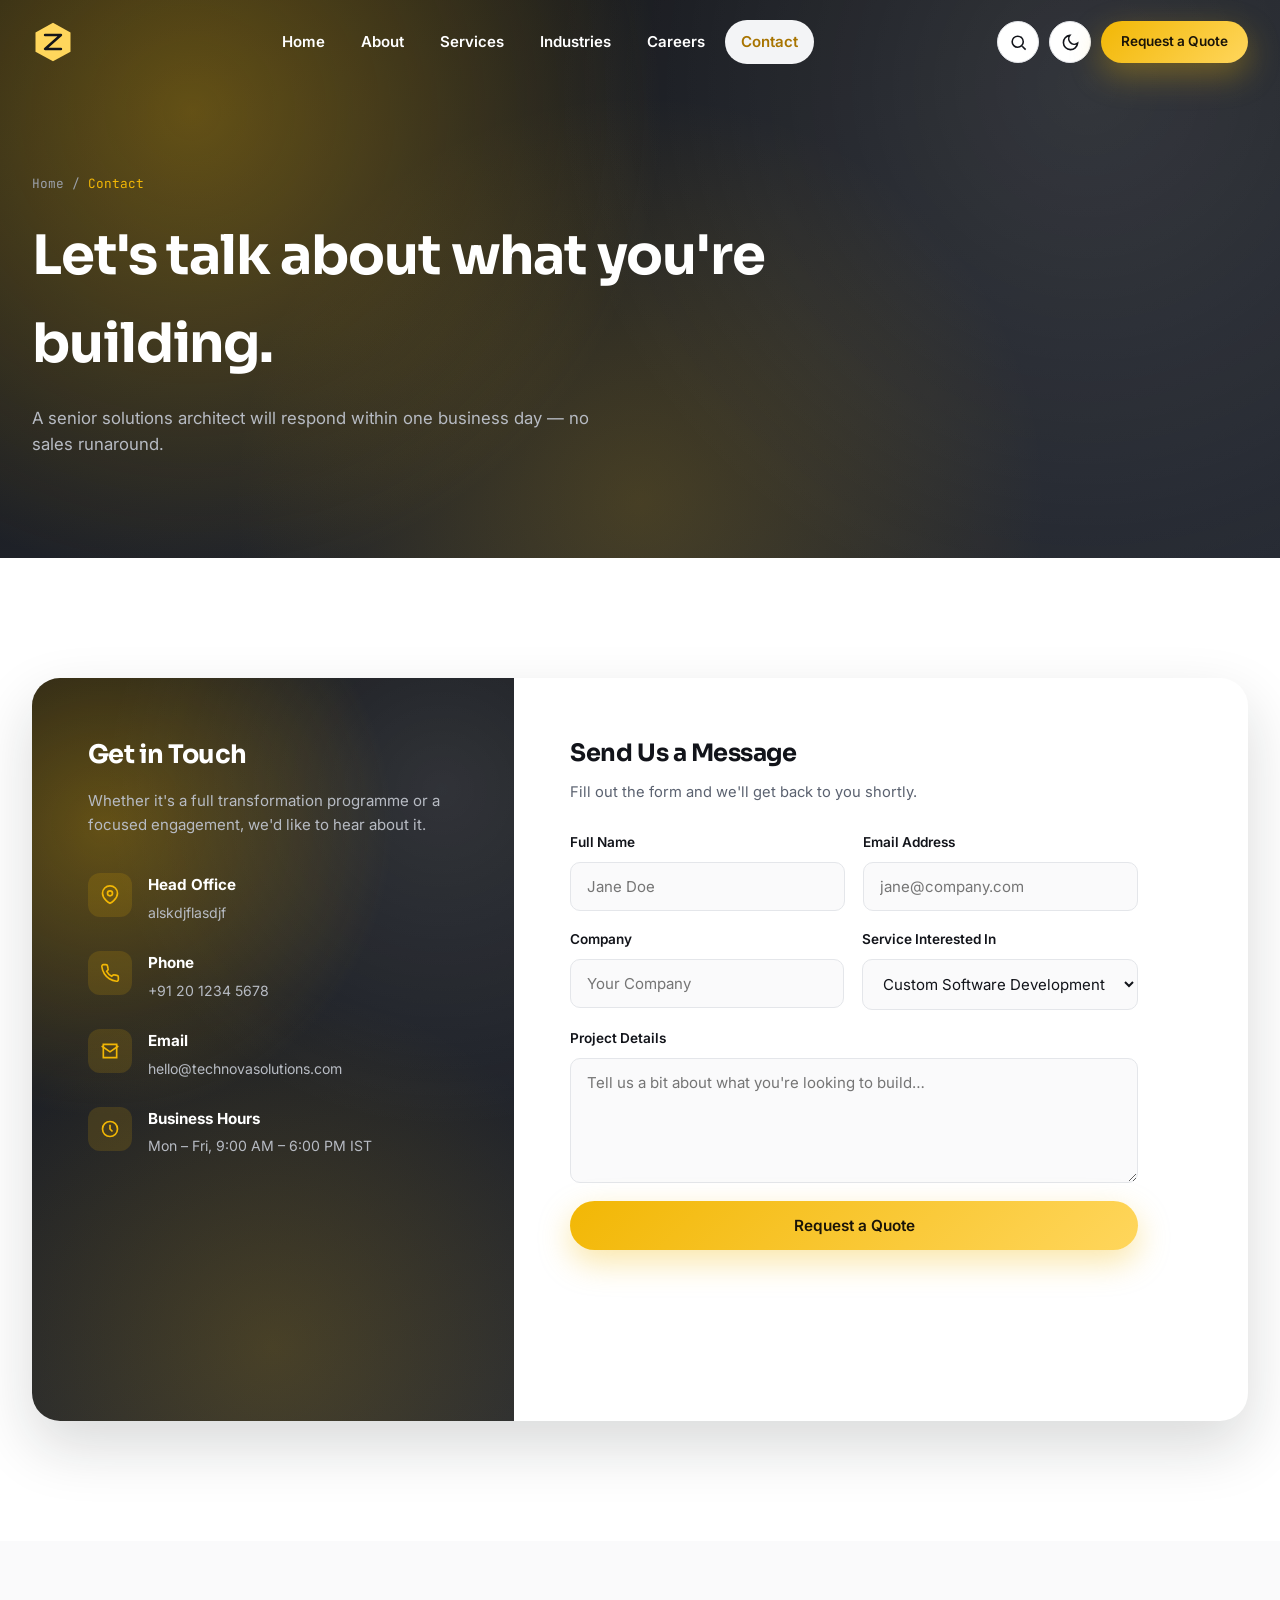
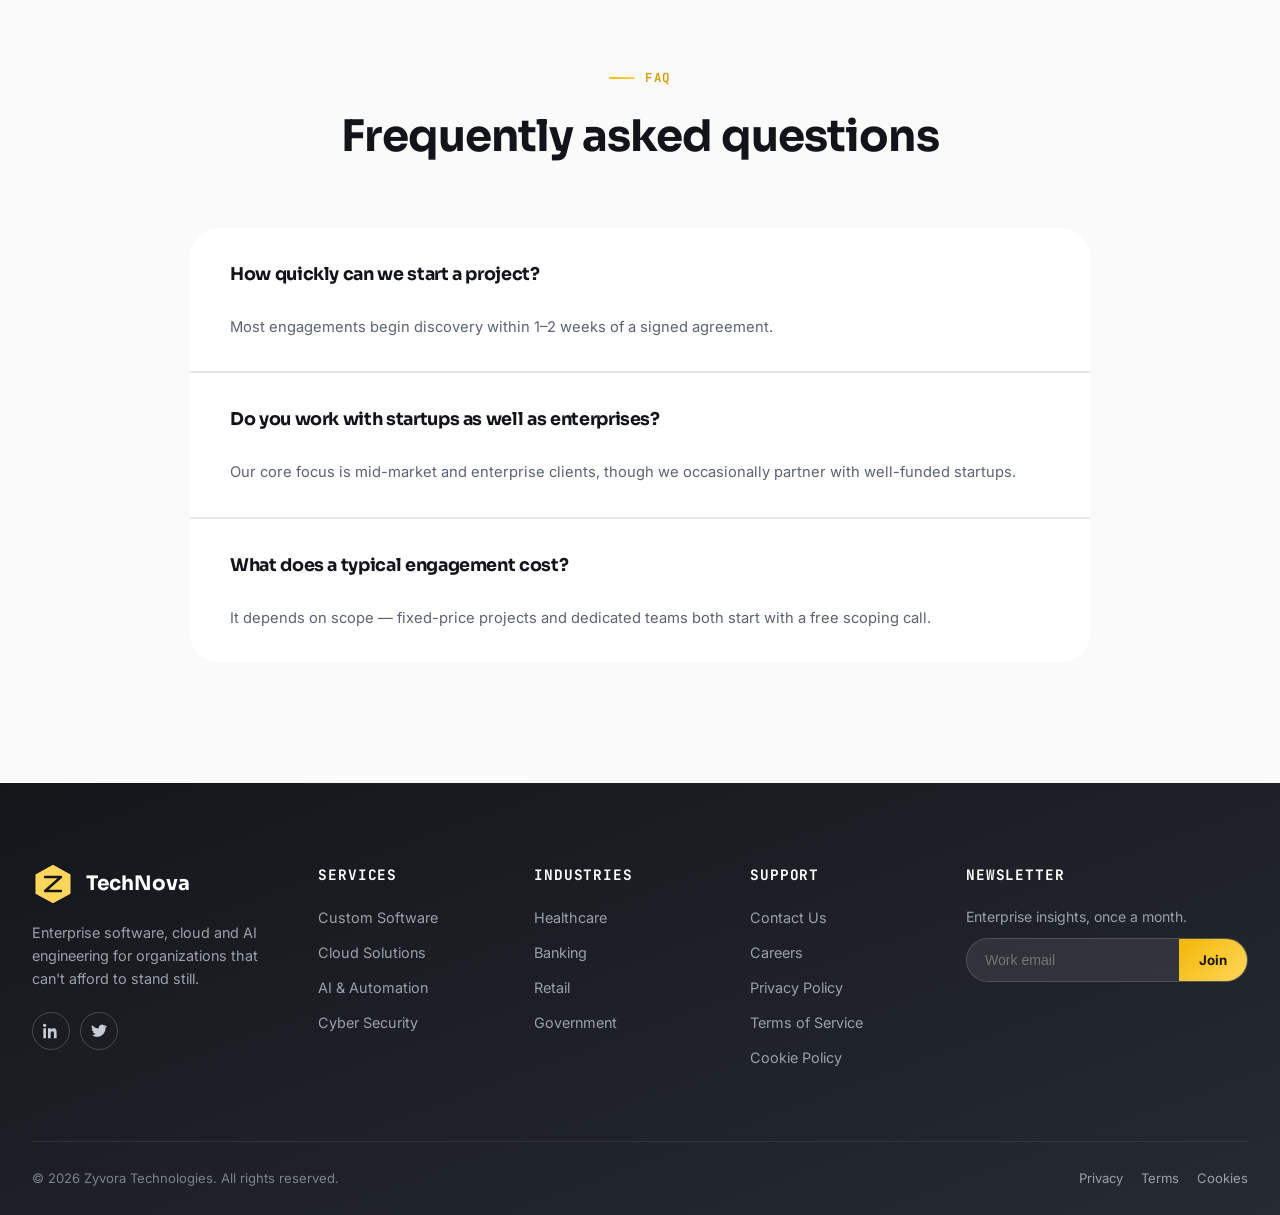
<file: contact.html>
<!DOCTYPE html>
<html lang="en">
<head>
<meta charset="UTF-8">
<meta name="viewport" content="width=device-width, initial-scale=1.0">
<title>Contact Us | Zyvora Technologies</title>
<meta name="description" content="Contact Zyvora Technologies for enterprise software, cloud, AI and cyber security projects. Based in Pune, serving clients in 35 countries.">
<link rel="icon" type="image/svg+xml" href="assets/favicon.svg">
<link rel="stylesheet" href="css/style.css">
</head>
<body>
<div id="loading-screen" aria-hidden="true"><svg class="loader-mark" viewBox="0 0 48 48" fill="none"><polygon points="24,2 44,13 44,35 24,46 4,35 4,13" stroke="#F2B705" stroke-width="2.5"/><path d="M16 32V16l16 16V16" stroke="#F2B705" stroke-width="2.5" stroke-linecap="round" stroke-linejoin="round"/></svg></div>
<div id="scroll-progress"></div>

<header class="site-header">
  <div class="container">
    <a href="index.html" class="brand"><svg class="mark" viewBox="0 0 48 48" fill="none" aria-hidden="true"><polygon points="24,2 44,13 44,35 24,46 4,35 4,13" fill="url(#g1)"/><path d="M15 16h18L15 32h18" stroke="#14161A" stroke-width="3" stroke-linecap="round" stroke-linejoin="round"/><defs><linearGradient id="g1" x1="4" y1="2" x2="44" y2="46"><stop stop-color="#FFD65C"/><stop offset="1" stop-color="#F2B705"/></linearGradient></defs></svg><span class="word">TechNova</span></a>
    <nav class="nav-main" aria-label="Primary">
      <a href="index.html">Home</a><a href="about.html">About</a><a href="services.html">Services</a><a href="industries.html">Industries</a><a href="careers.html">Careers</a><a href="contact.html">Contact</a>
    </nav>
    <div class="header-actions">
      <button class="icon-btn" data-search-open aria-label="Search website"><svg viewBox="0 0 24 24" fill="none" stroke="currentColor" stroke-width="2"><circle cx="11" cy="11" r="7"/><path d="M21 21l-4.3-4.3"/></svg></button>
      <button class="icon-btn theme-toggle" aria-label="Toggle dark mode"><svg viewBox="0 0 24 24" fill="none" stroke="currentColor" stroke-width="2"><path d="M21 12.8A9 9 0 1111.2 3 7 7 0 0021 12.8z"/></svg></button>
      <a href="contact.html" class="btn btn-primary btn-sm">Request a Quote</a>
      <button class="icon-btn nav-toggle" aria-label="Open menu" aria-expanded="false"><svg viewBox="0 0 24 24" fill="none" stroke="currentColor" stroke-width="2"><path d="M4 7h16M4 12h16M4 17h16"/></svg></button>
    </div>
  </div>
</header>

<div class="search-overlay" role="dialog" aria-label="Site search">
  <div class="search-panel">
    <div class="search-input-row"><svg viewBox="0 0 24 24" fill="none" stroke="currentColor" stroke-width="2"><circle cx="11" cy="11" r="7"/><path d="M21 21l-4.3-4.3"/></svg><input type="text" placeholder="Search services, industries, blog, careers…" aria-label="Search"><button class="search-close" aria-label="Close search">&times;</button></div>
    <div class="search-results"></div>
  </div>
</div>

<section class="page-hero">
  <div class="container">
    <div class="breadcrumb"><a href="index.html">Home</a> / <span>Contact</span></div>
    <h1>Let's talk about what you're building.</h1>
    <p>A senior solutions architect will respond within one business day — no sales runaround.</p>
  </div>
</section>

<section class="section-pad">
  <div class="container">
    <div class="contact-wrap">
      <div class="contact-info">
        <h3>Get in Touch</h3>
        <p>Whether it's a full transformation programme or a focused engagement, we'd like to hear about it.</p>

        <div class="contact-item">
          <div class="ico"><svg viewBox="0 0 24 24" fill="none" stroke="currentColor" stroke-width="2"><path d="M21 10c0 7-9 12-9 12s-9-5-9-12a9 9 0 0118 0z"/><circle cx="12" cy="10" r="3"/></svg></div>
          <div><strong>Head Office</strong><span>alskdjflasdjf</span></div>
        </div>
        <div class="contact-item">
          <div class="ico"><svg viewBox="0 0 24 24" fill="none" stroke="currentColor" stroke-width="2"><path d="M22 16.9v3a2 2 0 01-2.2 2 19.8 19.8 0 01-8.6-3 19.5 19.5 0 01-6-6 19.8 19.8 0 01-3-8.7A2 2 0 014.1 2h3a2 2 0 012 1.7c.1 1 .3 2 .6 3a2 2 0 01-.5 2.1L8 10a16 16 0 006 6l1.2-1.2a2 2 0 012.1-.5c1 .3 2 .5 3 .6a2 2 0 011.7 2z"/></svg></div>
          <div><strong>Phone</strong><span>+91 20 1234 5678</span></div>
        </div>
        <div class="contact-item">
          <div class="ico"><svg viewBox="0 0 24 24" fill="none" stroke="currentColor" stroke-width="2"><path d="M4 4h16v16H4z"/><path d="M22 6l-10 7L2 6"/></svg></div>
          <div><strong>Email</strong><span>hello@technovasolutions.com</span></div>
        </div>
        <div class="contact-item">
          <div class="ico"><svg viewBox="0 0 24 24" fill="none" stroke="currentColor" stroke-width="2"><circle cx="12" cy="12" r="9"/><path d="M12 7v5l3 3"/></svg></div>
          <div><strong>Business Hours</strong><span>Mon – Fri, 9:00 AM – 6:00 PM IST</span></div>
        </div>

        <div class="map-embed">
          <iframe title="Zyvora Technologies office location - Pune" src="https://www.google.com/maps?q=Pune,Maharashtra,India&output=embed" width="100%" height="100%" style="border:0;" allowfullscreen="" loading="lazy" referrerpolicy="no-referrer-when-downgrade"></iframe>
        </div>
      </div>

      <div class="contact-form">
        <h3 style="font-size:1.5rem;margin-bottom:8px;">Send Us a Message</h3>
        <p style="color:var(--text-muted);margin-bottom:28px;font-size:.92rem;">Fill out the form and we'll get back to you shortly.</p>
        <form onsubmit="event.preventDefault(); this.querySelector('.form-success').style.display='block'; this.reset();">
          <div class="form-row">
            <div class="form-group"><label for="name">Full Name</label><input type="text" id="name" required placeholder="Jane Doe"></div>
            <div class="form-group"><label for="email">Email Address</label><input type="email" id="email" required placeholder="jane@company.com"></div>
          </div>
          <div class="form-row">
            <div class="form-group"><label for="company">Company</label><input type="text" id="company" placeholder="Your Company"></div>
            <div class="form-group"><label for="service">Service Interested In</label>
              <select id="service">
                <option>Custom Software Development</option>
                <option>Cloud Solutions</option>
                <option>AI &amp; Automation</option>
                <option>Cyber Security</option>
                <option>Power BI / Analytics</option>
                <option>Other</option>
              </select>
            </div>
          </div>
          <div class="form-row">
            <div class="form-group full"><label for="message">Project Details</label><textarea id="message" rows="5" required placeholder="Tell us a bit about what you're looking to build…"></textarea></div>
          </div>
          <button type="submit" class="btn btn-primary" style="width:100%;">Request a Quote</button>
          <p class="form-success" style="display:none;color:var(--gold-700);font-weight:600;margin-top:16px;">✓ Thanks — your message has been received. We'll be in touch within one business day.</p>
        </form>
      </div>
    </div>
  </div>
</section>

<section class="section-pad bg-surface">
  <div class="container">
    <div class="section-head center"><div class="eyebrow">FAQ</div><h2>Frequently asked questions</h2></div>
    <div class="feature-rows" style="max-width:900px;margin:0 auto;">
      <div class="feature-row" style="grid-template-columns:1fr;"><h4 class="fi-label">How quickly can we start a project?</h4><p>Most engagements begin discovery within 1–2 weeks of a signed agreement.</p></div>
      <div class="feature-row" style="grid-template-columns:1fr;"><h4 class="fi-label">Do you work with startups as well as enterprises?</h4><p>Our core focus is mid-market and enterprise clients, though we occasionally partner with well-funded startups.</p></div>
      <div class="feature-row" style="grid-template-columns:1fr;"><h4 class="fi-label">What does a typical engagement cost?</h4><p>It depends on scope — fixed-price projects and dedicated teams both start with a free scoping call.</p></div>
    </div>
  </div>
</section>
<footer class="site-footer">
  <div class="container">
    <div class="footer-top">
      <div class="footer-brand">
        <a href="index.html" class="brand"><svg class="mark" viewBox="0 0 48 48" fill="none" aria-hidden="true"><polygon points="24,2 44,13 44,35 24,46 4,35 4,13" fill="url(#g2)"/><path d="M15 16h18L15 32h18" stroke="#14161A" stroke-width="3" stroke-linecap="round" stroke-linejoin="round"/><defs><linearGradient id="g2" x1="4" y1="2" x2="44" y2="46"><stop stop-color="#FFD65C"/><stop offset="1" stop-color="#F2B705"/></linearGradient></defs></svg><span>TechNova</span></a>
        <p>Enterprise software, cloud and AI engineering for organizations that can't afford to stand still.</p>
        <div class="social-row">
          <a href="#" aria-label="LinkedIn"><svg viewBox="0 0 24 24" fill="currentColor"><path d="M4.98 3.5C4.98 4.88 3.87 6 2.5 6S0 4.88 0 3.5 1.12 1 2.5 1s2.48 1.12 2.48 2.5zM.5 8h4V23h-4V8zm7.5 0h3.8v2.05h.05c.53-1 1.83-2.05 3.77-2.05 4.03 0 4.78 2.65 4.78 6.1V23h-4v-6.9c0-1.65-.03-3.77-2.3-3.77-2.3 0-2.65 1.8-2.65 3.65V23h-4V8z"/></svg></a>
          <a href="#" aria-label="Twitter"><svg viewBox="0 0 24 24" fill="currentColor"><path d="M23 4.5c-.8.35-1.7.6-2.6.7a4.6 4.6 0 002-2.5c-.9.5-1.9.9-2.9 1.1a4.5 4.5 0 00-7.7 4.1A12.8 12.8 0 011.6 3.2a4.5 4.5 0 001.4 6 4.5 4.5 0 01-2-.6v.1a4.5 4.5 0 003.6 4.4 4.6 4.6 0 01-2 .1 4.5 4.5 0 004.2 3.1A9 9 0 012 18.6 12.7 12.7 0 008.9 20.6c8.3 0 12.9-6.9 12.9-12.9v-.6c.9-.6 1.6-1.4 2.2-2.3z"/></svg></a>
        </div>
      </div>
      <div class="footer-col"><h5>Services</h5><a href="services.html#custom-software">Custom Software</a><a href="services.html#cloud">Cloud Solutions</a><a href="services.html#ai-automation">AI &amp; Automation</a><a href="services.html#cyber-security">Cyber Security</a></div>
      <div class="footer-col"><h5>Industries</h5><a href="industries.html#healthcare">Healthcare</a><a href="industries.html#banking">Banking</a><a href="industries.html#retail">Retail</a><a href="industries.html#government">Government</a></div>
      <div class="footer-col"><h5>Support</h5><a href="contact.html">Contact Us</a><a href="careers.html">Careers</a><a href="privacy.html">Privacy Policy</a><a href="terms.html">Terms of Service</a><a href="cookies.html">Cookie Policy</a></div>
      <div class="footer-col"><h5>Newsletter</h5><p style="font-size:.88rem;color:#9BA0AA;">Enterprise insights, once a month.</p>
        <form class="newsletter-form" onsubmit="event.preventDefault();this.querySelector('input').value='Subscribed ✓';"><input type="email" placeholder="Work email" required aria-label="Email for newsletter"><button type="submit">Join</button></form>
      </div>
    </div>
    <div class="footer-bottom"><span>© 2026 Zyvora Technologies. All rights reserved.</span><div><a href="privacy.html">Privacy</a><a href="terms.html">Terms</a><a href="cookies.html">Cookies</a></div></div>
  </div>
</footer>

<button class="back-to-top" aria-label="Back to top"><svg viewBox="0 0 24 24" fill="none" stroke="currentColor" stroke-width="2"><path d="M12 19V5M5 12l7-7 7 7"/></svg></button>
<!-- <div class="chat-widget">
  <div class="chat-panel"><div class="chat-head"><strong>TechNova Support</strong><span>Typically replies in a few minutes</span></div><div class="chat-body"><div class="chat-bubble">👋 Hi! Have a project in mind? Tell us a bit about it.</div></div><div class="chat-input-row"><input type="text" placeholder="Type a message…" aria-label="Chat message"><button aria-label="Send message"><svg width="18" height="18" viewBox="0 0 24 24" fill="none" stroke="currentColor" stroke-width="2"><path d="M22 2L11 13M22 2l-7 20-4-9-9-4 20-7z"/></svg></button></div></div>
  <button class="chat-toggle" aria-label="Open live chat"><svg viewBox="0 0 24 24" fill="none" stroke="currentColor" stroke-width="2"><path d="M21 11.5a8.38 8.38 0 01-.9 3.8 8.5 8.5 0 01-7.6 4.7 8.38 8.38 0 01-3.8-.9L3 21l1.9-5.7a8.38 8.38 0 01-.9-3.8 8.5 8.5 0 014.7-7.6 8.38 8.38 0 013.8-.9h.5a8.48 8.48 0 018 8v.5z"/></svg></button>
</div> -->

<script src="js/main.js"></script>
</body>
</html>
</file>
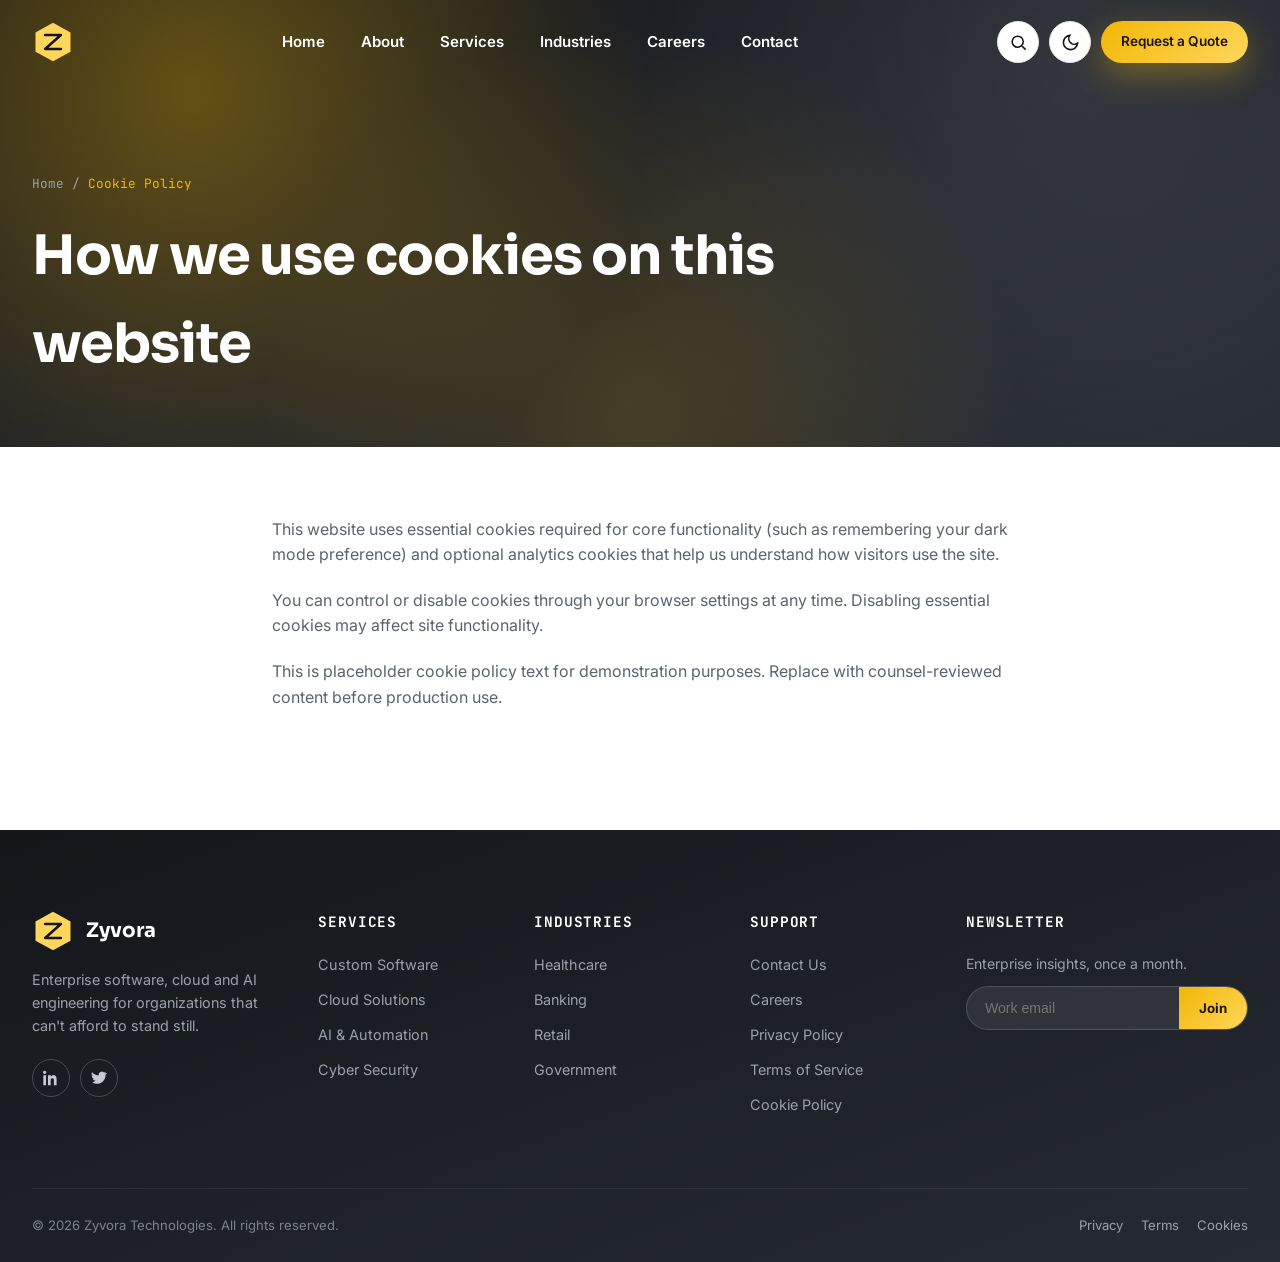
<file: cookies.html>
<!DOCTYPE html>
<html lang="en">
<head>
<meta charset="UTF-8">
<meta name="viewport" content="width=device-width, initial-scale=1.0">
<title>Cookie Policy | Zyvora Technologies</title>
<meta name="description" content="Cookie Policy for Zyvora Technologies.">
<link rel="icon" type="image/svg+xml" href="assets/favicon.svg">
<link rel="stylesheet" href="css/style.css">
</head>
<body>
<div id="loading-screen" aria-hidden="true"><svg class="loader-mark" viewBox="0 0 48 48" fill="none"><polygon points="24,2 44,13 44,35 24,46 4,35 4,13" stroke="#F2B705" stroke-width="2.5"/><path d="M16 32V16l16 16V16" stroke="#F2B705" stroke-width="2.5" stroke-linecap="round" stroke-linejoin="round"/></svg></div>
<div id="scroll-progress"></div>

<header class="site-header">
  <div class="container">
    <a href="index.html" class="brand"><svg class="mark" viewBox="0 0 48 48" fill="none" aria-hidden="true"><polygon points="24,2 44,13 44,35 24,46 4,35 4,13" fill="url(#g1)"/><path d="M15 16h18L15 32h18" stroke="#14161A" stroke-width="3" stroke-linecap="round" stroke-linejoin="round"/><defs><linearGradient id="g1" x1="4" y1="2" x2="44" y2="46"><stop stop-color="#FFD65C"/><stop offset="1" stop-color="#F2B705"/></linearGradient></defs></svg><span class="word">Zyvora</span></a>
    <nav class="nav-main" aria-label="Primary">
      <a href="index.html">Home</a><a href="about.html">About</a><a href="services.html">Services</a><a href="industries.html">Industries</a><a href="careers.html">Careers</a><a href="contact.html">Contact</a>
    </nav>
    <div class="header-actions">
      <button class="icon-btn" data-search-open aria-label="Search website"><svg viewBox="0 0 24 24" fill="none" stroke="currentColor" stroke-width="2"><circle cx="11" cy="11" r="7"/><path d="M21 21l-4.3-4.3"/></svg></button>
      <button class="icon-btn theme-toggle" aria-label="Toggle dark mode"><svg viewBox="0 0 24 24" fill="none" stroke="currentColor" stroke-width="2"><path d="M21 12.8A9 9 0 1111.2 3 7 7 0 0021 12.8z"/></svg></button>
      <a href="contact.html" class="btn btn-primary btn-sm">Request a Quote</a>
      <button class="icon-btn nav-toggle" aria-label="Open menu" aria-expanded="false"><svg viewBox="0 0 24 24" fill="none" stroke="currentColor" stroke-width="2"><path d="M4 7h16M4 12h16M4 17h16"/></svg></button>
    </div>
  </div>
</header>

<div class="search-overlay" role="dialog" aria-label="Site search">
  <div class="search-panel">
    <div class="search-input-row"><svg viewBox="0 0 24 24" fill="none" stroke="currentColor" stroke-width="2"><circle cx="11" cy="11" r="7"/><path d="M21 21l-4.3-4.3"/></svg><input type="text" placeholder="Search services, industries, blog, careers…" aria-label="Search"><button class="search-close" aria-label="Close search">&times;</button></div>
    <div class="search-results"></div>
  </div>
</div>
<section class="page-hero" style="padding-bottom:60px;">
  <div class="container">
    <div class="breadcrumb"><a href="index.html">Home</a> / <span>Cookie Policy</span></div>
    <h1>How we use cookies on this website</h1>
  </div>
</section>
<section class="section-pad" style="padding-top:70px;">
  <div class="container" style="max-width:800px;">
    <p style="color:var(--text-muted);margin-bottom:20px;">This website uses essential cookies required for core functionality (such as remembering your dark mode preference) and optional analytics cookies that help us understand how visitors use the site.</p>
<p style="color:var(--text-muted);margin-bottom:20px;">You can control or disable cookies through your browser settings at any time. Disabling essential cookies may affect site functionality.</p>
<p style="color:var(--text-muted);">This is placeholder cookie policy text for demonstration purposes. Replace with counsel-reviewed content before production use.</p>
  </div>
</section>
<footer class="site-footer">
  <div class="container">
    <div class="footer-top">
      <div class="footer-brand">
        <a href="index.html" class="brand"><svg class="mark" viewBox="0 0 48 48" fill="none" aria-hidden="true"><polygon points="24,2 44,13 44,35 24,46 4,35 4,13" fill="url(#g2)"/><path d="M15 16h18L15 32h18" stroke="#14161A" stroke-width="3" stroke-linecap="round" stroke-linejoin="round"/><defs><linearGradient id="g2" x1="4" y1="2" x2="44" y2="46"><stop stop-color="#FFD65C"/><stop offset="1" stop-color="#F2B705"/></linearGradient></defs></svg><span>Zyvora</span></a>
        <p>Enterprise software, cloud and AI engineering for organizations that can't afford to stand still.</p>
        <div class="social-row">
          <a href="#" aria-label="LinkedIn"><svg viewBox="0 0 24 24" fill="currentColor"><path d="M4.98 3.5C4.98 4.88 3.87 6 2.5 6S0 4.88 0 3.5 1.12 1 2.5 1s2.48 1.12 2.48 2.5zM.5 8h4V23h-4V8zm7.5 0h3.8v2.05h.05c.53-1 1.83-2.05 3.77-2.05 4.03 0 4.78 2.65 4.78 6.1V23h-4v-6.9c0-1.65-.03-3.77-2.3-3.77-2.3 0-2.65 1.8-2.65 3.65V23h-4V8z"/></svg></a>
          <a href="#" aria-label="Twitter"><svg viewBox="0 0 24 24" fill="currentColor"><path d="M23 4.5c-.8.35-1.7.6-2.6.7a4.6 4.6 0 002-2.5c-.9.5-1.9.9-2.9 1.1a4.5 4.5 0 00-7.7 4.1A12.8 12.8 0 011.6 3.2a4.5 4.5 0 001.4 6 4.5 4.5 0 01-2-.6v.1a4.5 4.5 0 003.6 4.4 4.6 4.6 0 01-2 .1 4.5 4.5 0 004.2 3.1A9 9 0 012 18.6 12.7 12.7 0 008.9 20.6c8.3 0 12.9-6.9 12.9-12.9v-.6c.9-.6 1.6-1.4 2.2-2.3z"/></svg></a>
        </div>
      </div>
      <div class="footer-col"><h5>Services</h5><a href="services.html#custom-software">Custom Software</a><a href="services.html#cloud">Cloud Solutions</a><a href="services.html#ai-automation">AI &amp; Automation</a><a href="services.html#cyber-security">Cyber Security</a></div>
      <div class="footer-col"><h5>Industries</h5><a href="industries.html#healthcare">Healthcare</a><a href="industries.html#banking">Banking</a><a href="industries.html#retail">Retail</a><a href="industries.html#government">Government</a></div>
      <div class="footer-col"><h5>Support</h5><a href="contact.html">Contact Us</a><a href="careers.html">Careers</a><a href="privacy.html">Privacy Policy</a><a href="terms.html">Terms of Service</a><a href="cookies.html">Cookie Policy</a></div>
      <div class="footer-col"><h5>Newsletter</h5><p style="font-size:.88rem;color:#9BA0AA;">Enterprise insights, once a month.</p>
        <form class="newsletter-form" onsubmit="event.preventDefault();this.querySelector('input').value='Subscribed ✓';"><input type="email" placeholder="Work email" required aria-label="Email for newsletter"><button type="submit">Join</button></form>
      </div>
    </div>
    <div class="footer-bottom"><span>© 2026 Zyvora Technologies. All rights reserved.</span><div><a href="privacy.html">Privacy</a><a href="terms.html">Terms</a><a href="cookies.html">Cookies</a></div></div>
  </div>
</footer>

<button class="back-to-top" aria-label="Back to top"><svg viewBox="0 0 24 24" fill="none" stroke="currentColor" stroke-width="2"><path d="M12 19V5M5 12l7-7 7 7"/></svg></button>
<!-- <div class="chat-widget">
  <div class="chat-panel"><div class="chat-head"><strong>Zyvora Support</strong><span>Typically replies in a few minutes</span></div><div class="chat-body"><div class="chat-bubble">👋 Hi! Have a project in mind? Tell us a bit about it.</div></div><div class="chat-input-row"><input type="text" placeholder="Type a message…" aria-label="Chat message"><button aria-label="Send message"><svg width="18" height="18" viewBox="0 0 24 24" fill="none" stroke="currentColor" stroke-width="2"><path d="M22 2L11 13M22 2l-7 20-4-9-9-4 20-7z"/></svg></button></div></div>
  <button class="chat-toggle" aria-label="Open live chat"><svg viewBox="0 0 24 24" fill="none" stroke="currentColor" stroke-width="2"><path d="M21 11.5a8.38 8.38 0 01-.9 3.8 8.5 8.5 0 01-7.6 4.7 8.38 8.38 0 01-3.8-.9L3 21l1.9-5.7a8.38 8.38 0 01-.9-3.8 8.5 8.5 0 014.7-7.6 8.38 8.38 0 013.8-.9h.5a8.48 8.48 0 018 8v.5z"/></svg></button>
</div> -->

<script src="js/main.js"></script>
</body>
</html>
</file>
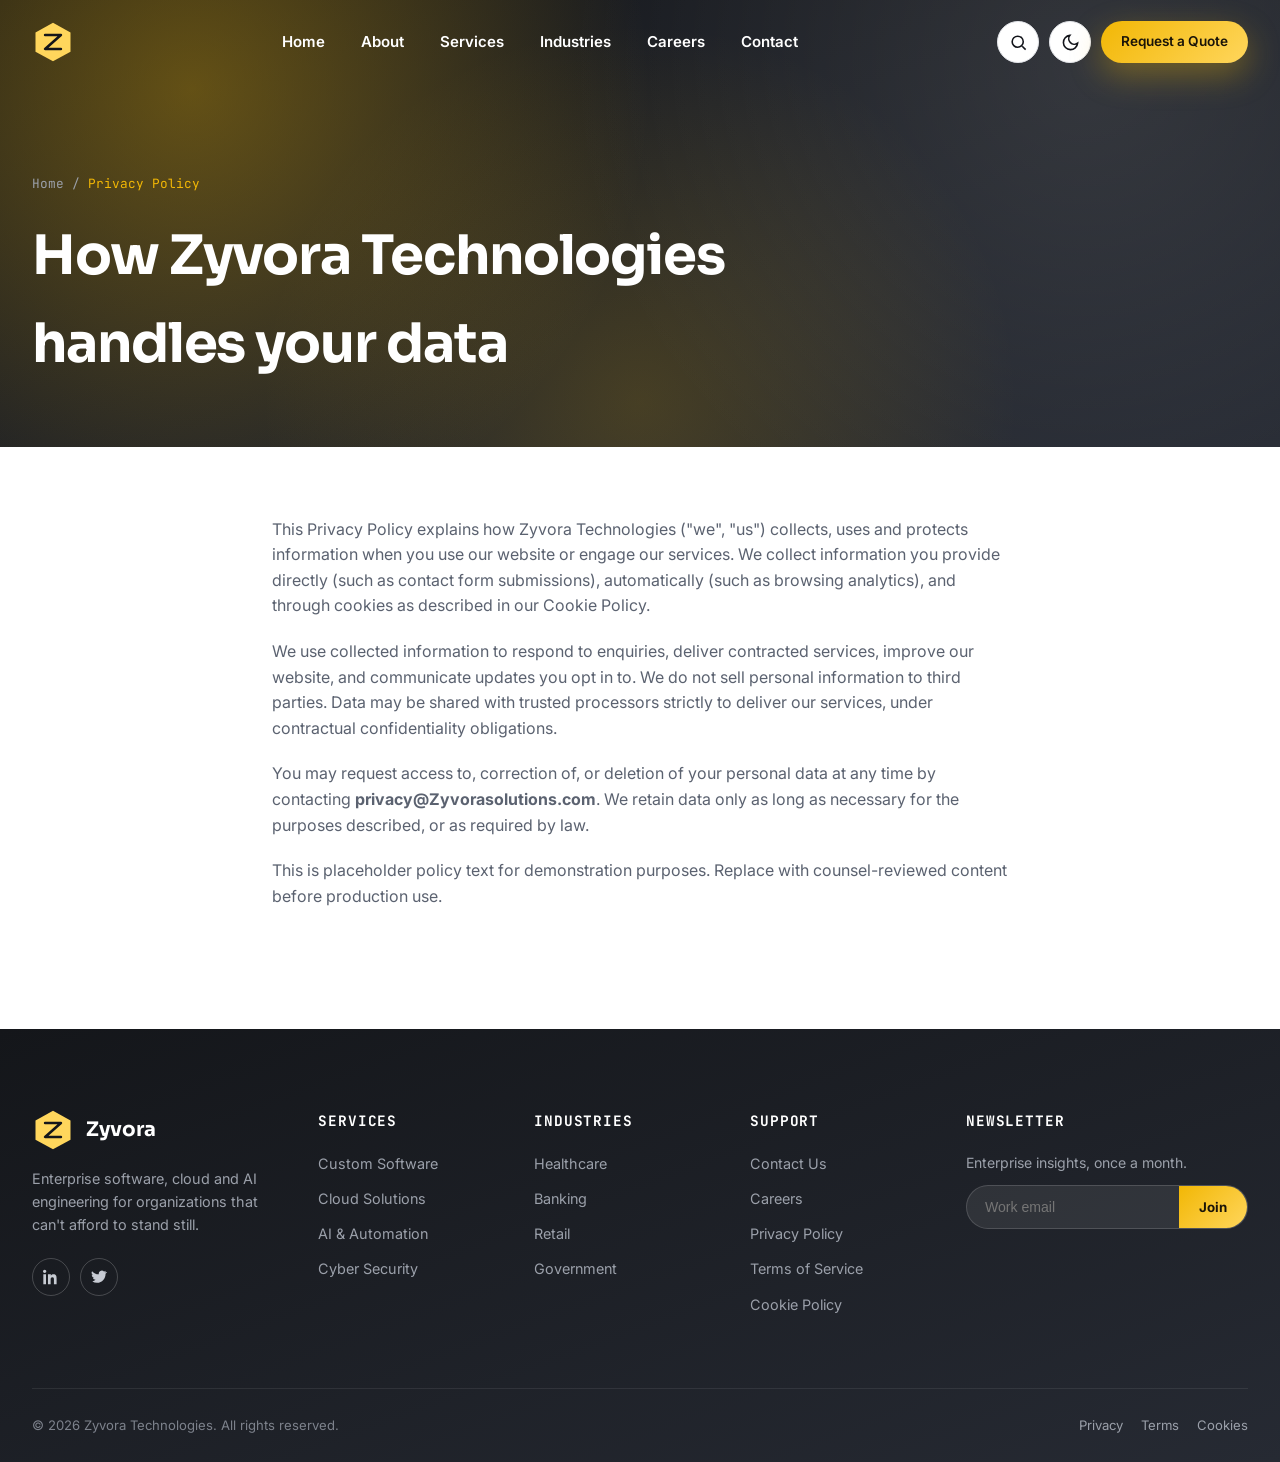
<file: privacy.html>
<!DOCTYPE html>
<html lang="en">
<head>
<meta charset="UTF-8">
<meta name="viewport" content="width=device-width, initial-scale=1.0">
<title>Privacy Policy | Zyvora Technologies</title>
<meta name="description" content="Privacy Policy for Zyvora Technologies.">
<link rel="icon" type="image/svg+xml" href="assets/favicon.svg">
<link rel="stylesheet" href="css/style.css">
</head>
<body>
<div id="loading-screen" aria-hidden="true"><svg class="loader-mark" viewBox="0 0 48 48" fill="none"><polygon points="24,2 44,13 44,35 24,46 4,35 4,13" stroke="#F2B705" stroke-width="2.5"/><path d="M16 32V16l16 16V16" stroke="#F2B705" stroke-width="2.5" stroke-linecap="round" stroke-linejoin="round"/></svg></div>
<div id="scroll-progress"></div>

<header class="site-header">
  <div class="container">
    <a href="index.html" class="brand"><svg class="mark" viewBox="0 0 48 48" fill="none" aria-hidden="true"><polygon points="24,2 44,13 44,35 24,46 4,35 4,13" fill="url(#g1)"/><path d="M15 16h18L15 32h18" stroke="#14161A" stroke-width="3" stroke-linecap="round" stroke-linejoin="round"/><defs><linearGradient id="g1" x1="4" y1="2" x2="44" y2="46"><stop stop-color="#FFD65C"/><stop offset="1" stop-color="#F2B705"/></linearGradient></defs></svg><span class="word">Zyvora</span></a>
    <nav class="nav-main" aria-label="Primary">
      <a href="index.html">Home</a><a href="about.html">About</a><a href="services.html">Services</a><a href="industries.html">Industries</a><a href="careers.html">Careers</a><a href="contact.html">Contact</a>
    </nav>
    <div class="header-actions">
      <button class="icon-btn" data-search-open aria-label="Search website"><svg viewBox="0 0 24 24" fill="none" stroke="currentColor" stroke-width="2"><circle cx="11" cy="11" r="7"/><path d="M21 21l-4.3-4.3"/></svg></button>
      <button class="icon-btn theme-toggle" aria-label="Toggle dark mode"><svg viewBox="0 0 24 24" fill="none" stroke="currentColor" stroke-width="2"><path d="M21 12.8A9 9 0 1111.2 3 7 7 0 0021 12.8z"/></svg></button>
      <a href="contact.html" class="btn btn-primary btn-sm">Request a Quote</a>
      <button class="icon-btn nav-toggle" aria-label="Open menu" aria-expanded="false"><svg viewBox="0 0 24 24" fill="none" stroke="currentColor" stroke-width="2"><path d="M4 7h16M4 12h16M4 17h16"/></svg></button>
    </div>
  </div>
</header>

<div class="search-overlay" role="dialog" aria-label="Site search">
  <div class="search-panel">
    <div class="search-input-row"><svg viewBox="0 0 24 24" fill="none" stroke="currentColor" stroke-width="2"><circle cx="11" cy="11" r="7"/><path d="M21 21l-4.3-4.3"/></svg><input type="text" placeholder="Search services, industries, blog, careers…" aria-label="Search"><button class="search-close" aria-label="Close search">&times;</button></div>
    <div class="search-results"></div>
  </div>
</div>
<section class="page-hero" style="padding-bottom:60px;">
  <div class="container">
    <div class="breadcrumb"><a href="index.html">Home</a> / <span>Privacy Policy</span></div>
    <h1>How Zyvora Technologies handles your data</h1>
  </div>
</section>
<section class="section-pad" style="padding-top:70px;">
  <div class="container" style="max-width:800px;">
    <p style="color:var(--text-muted);margin-bottom:20px;">This Privacy Policy explains how Zyvora Technologies ("we", "us") collects, uses and protects information when you use our website or engage our services. We collect information you provide directly (such as contact form submissions), automatically (such as browsing analytics), and through cookies as described in our Cookie Policy.</p>
<p style="color:var(--text-muted);margin-bottom:20px;">We use collected information to respond to enquiries, deliver contracted services, improve our website, and communicate updates you opt in to. We do not sell personal information to third parties. Data may be shared with trusted processors strictly to deliver our services, under contractual confidentiality obligations.</p>
<p style="color:var(--text-muted);margin-bottom:20px;">You may request access to, correction of, or deletion of your personal data at any time by contacting <strong>privacy@Zyvorasolutions.com</strong>. We retain data only as long as necessary for the purposes described, or as required by law.</p>
<p style="color:var(--text-muted);">This is placeholder policy text for demonstration purposes. Replace with counsel-reviewed content before production use.</p>
  </div>
</section>
<footer class="site-footer">
  <div class="container">
    <div class="footer-top">
      <div class="footer-brand">
        <a href="index.html" class="brand"><svg class="mark" viewBox="0 0 48 48" fill="none" aria-hidden="true"><polygon points="24,2 44,13 44,35 24,46 4,35 4,13" fill="url(#g2)"/><path d="M15 16h18L15 32h18" stroke="#14161A" stroke-width="3" stroke-linecap="round" stroke-linejoin="round"/><defs><linearGradient id="g2" x1="4" y1="2" x2="44" y2="46"><stop stop-color="#FFD65C"/><stop offset="1" stop-color="#F2B705"/></linearGradient></defs></svg><span>Zyvora</span></a>
        <p>Enterprise software, cloud and AI engineering for organizations that can't afford to stand still.</p>
        <div class="social-row">
          <a href="#" aria-label="LinkedIn"><svg viewBox="0 0 24 24" fill="currentColor"><path d="M4.98 3.5C4.98 4.88 3.87 6 2.5 6S0 4.88 0 3.5 1.12 1 2.5 1s2.48 1.12 2.48 2.5zM.5 8h4V23h-4V8zm7.5 0h3.8v2.05h.05c.53-1 1.83-2.05 3.77-2.05 4.03 0 4.78 2.65 4.78 6.1V23h-4v-6.9c0-1.65-.03-3.77-2.3-3.77-2.3 0-2.65 1.8-2.65 3.65V23h-4V8z"/></svg></a>
          <a href="#" aria-label="Twitter"><svg viewBox="0 0 24 24" fill="currentColor"><path d="M23 4.5c-.8.35-1.7.6-2.6.7a4.6 4.6 0 002-2.5c-.9.5-1.9.9-2.9 1.1a4.5 4.5 0 00-7.7 4.1A12.8 12.8 0 011.6 3.2a4.5 4.5 0 001.4 6 4.5 4.5 0 01-2-.6v.1a4.5 4.5 0 003.6 4.4 4.6 4.6 0 01-2 .1 4.5 4.5 0 004.2 3.1A9 9 0 012 18.6 12.7 12.7 0 008.9 20.6c8.3 0 12.9-6.9 12.9-12.9v-.6c.9-.6 1.6-1.4 2.2-2.3z"/></svg></a>
        </div>
      </div>
      <div class="footer-col"><h5>Services</h5><a href="services.html#custom-software">Custom Software</a><a href="services.html#cloud">Cloud Solutions</a><a href="services.html#ai-automation">AI &amp; Automation</a><a href="services.html#cyber-security">Cyber Security</a></div>
      <div class="footer-col"><h5>Industries</h5><a href="industries.html#healthcare">Healthcare</a><a href="industries.html#banking">Banking</a><a href="industries.html#retail">Retail</a><a href="industries.html#government">Government</a></div>
      <div class="footer-col"><h5>Support</h5><a href="contact.html">Contact Us</a><a href="careers.html">Careers</a><a href="privacy.html">Privacy Policy</a><a href="terms.html">Terms of Service</a><a href="cookies.html">Cookie Policy</a></div>
      <div class="footer-col"><h5>Newsletter</h5><p style="font-size:.88rem;color:#9BA0AA;">Enterprise insights, once a month.</p>
        <form class="newsletter-form" onsubmit="event.preventDefault();this.querySelector('input').value='Subscribed ✓';"><input type="email" placeholder="Work email" required aria-label="Email for newsletter"><button type="submit">Join</button></form>
      </div>
    </div>
    <div class="footer-bottom"><span>© 2026 Zyvora Technologies. All rights reserved.</span><div><a href="privacy.html">Privacy</a><a href="terms.html">Terms</a><a href="cookies.html">Cookies</a></div></div>
  </div>
</footer>

<button class="back-to-top" aria-label="Back to top"><svg viewBox="0 0 24 24" fill="none" stroke="currentColor" stroke-width="2"><path d="M12 19V5M5 12l7-7 7 7"/></svg></button>
<!-- <div class="chat-widget">
  <div class="chat-panel"><div class="chat-head"><strong>Zyvora Support</strong><span>Typically replies in a few minutes</span></div><div class="chat-body"><div class="chat-bubble">👋 Hi! Have a project in mind? Tell us a bit about it.</div></div><div class="chat-input-row"><input type="text" placeholder="Type a message…" aria-label="Chat message"><button aria-label="Send message"><svg width="18" height="18" viewBox="0 0 24 24" fill="none" stroke="currentColor" stroke-width="2"><path d="M22 2L11 13M22 2l-7 20-4-9-9-4 20-7z"/></svg></button></div></div>
  <button class="chat-toggle" aria-label="Open live chat"><svg viewBox="0 0 24 24" fill="none" stroke="currentColor" stroke-width="2"><path d="M21 11.5a8.38 8.38 0 01-.9 3.8 8.5 8.5 0 01-7.6 4.7 8.38 8.38 0 01-3.8-.9L3 21l1.9-5.7a8.38 8.38 0 01-.9-3.8 8.5 8.5 0 014.7-7.6 8.38 8.38 0 013.8-.9h.5a8.48 8.48 0 018 8v.5z"/></svg></button>
</div> -->

<script src="js/main.js"></script>
</body>
</html>
</file>
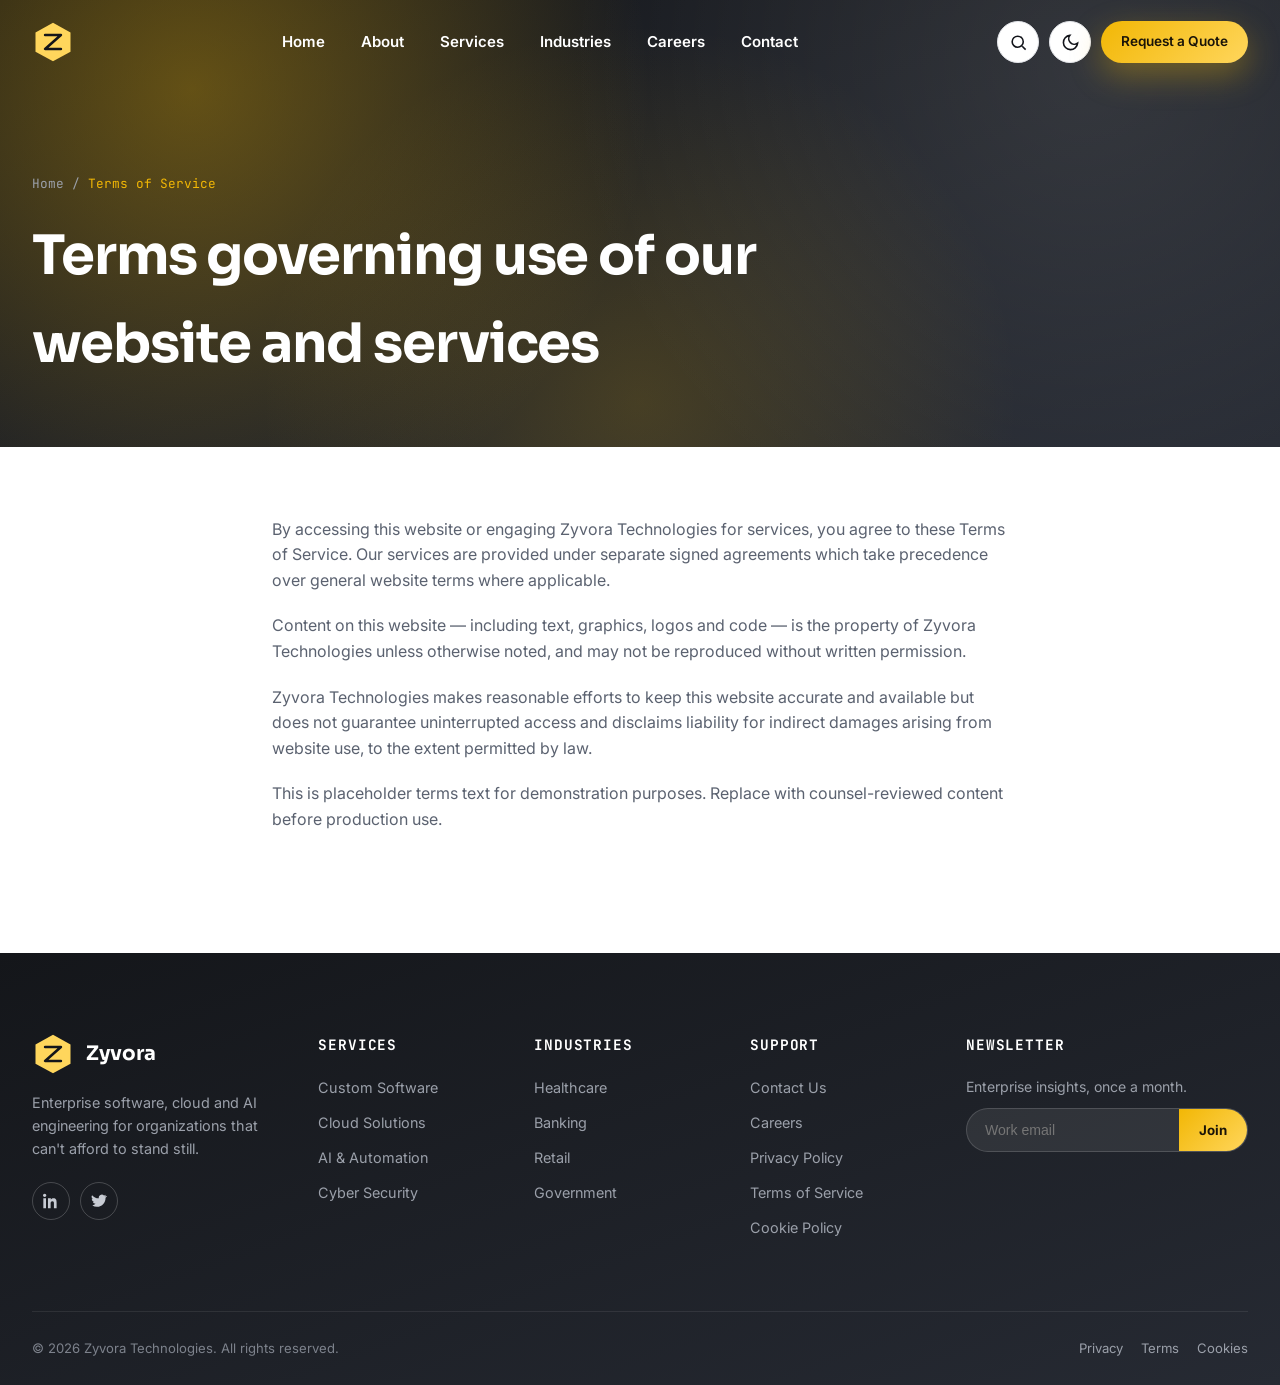
<file: terms.html>
<!DOCTYPE html>
<html lang="en">
<head>
<meta charset="UTF-8">
<meta name="viewport" content="width=device-width, initial-scale=1.0">
<title>Terms of Service | Zyvora Technologies</title>
<meta name="description" content="Terms of Service for Zyvora Technologies.">
<link rel="icon" type="image/svg+xml" href="assets/favicon.svg">
<link rel="stylesheet" href="css/style.css">
</head>
<body>
<div id="loading-screen" aria-hidden="true"><svg class="loader-mark" viewBox="0 0 48 48" fill="none"><polygon points="24,2 44,13 44,35 24,46 4,35 4,13" stroke="#F2B705" stroke-width="2.5"/><path d="M16 32V16l16 16V16" stroke="#F2B705" stroke-width="2.5" stroke-linecap="round" stroke-linejoin="round"/></svg></div>
<div id="scroll-progress"></div>

<header class="site-header">
  <div class="container">
    <a href="index.html" class="brand"><svg class="mark" viewBox="0 0 48 48" fill="none" aria-hidden="true"><polygon points="24,2 44,13 44,35 24,46 4,35 4,13" fill="url(#g1)"/><path d="M15 16h18L15 32h18" stroke="#14161A" stroke-width="3" stroke-linecap="round" stroke-linejoin="round"/><defs><linearGradient id="g1" x1="4" y1="2" x2="44" y2="46"><stop stop-color="#FFD65C"/><stop offset="1" stop-color="#F2B705"/></linearGradient></defs></svg><span class="word">Zyvora</span></a>
    <nav class="nav-main" aria-label="Primary">
      <a href="index.html">Home</a><a href="about.html">About</a><a href="services.html">Services</a><a href="industries.html">Industries</a><a href="careers.html">Careers</a><a href="contact.html">Contact</a>
    </nav>
    <div class="header-actions">
      <button class="icon-btn" data-search-open aria-label="Search website"><svg viewBox="0 0 24 24" fill="none" stroke="currentColor" stroke-width="2"><circle cx="11" cy="11" r="7"/><path d="M21 21l-4.3-4.3"/></svg></button>
      <button class="icon-btn theme-toggle" aria-label="Toggle dark mode"><svg viewBox="0 0 24 24" fill="none" stroke="currentColor" stroke-width="2"><path d="M21 12.8A9 9 0 1111.2 3 7 7 0 0021 12.8z"/></svg></button>
      <a href="contact.html" class="btn btn-primary btn-sm">Request a Quote</a>
      <button class="icon-btn nav-toggle" aria-label="Open menu" aria-expanded="false"><svg viewBox="0 0 24 24" fill="none" stroke="currentColor" stroke-width="2"><path d="M4 7h16M4 12h16M4 17h16"/></svg></button>
    </div>
  </div>
</header>

<div class="search-overlay" role="dialog" aria-label="Site search">
  <div class="search-panel">
    <div class="search-input-row"><svg viewBox="0 0 24 24" fill="none" stroke="currentColor" stroke-width="2"><circle cx="11" cy="11" r="7"/><path d="M21 21l-4.3-4.3"/></svg><input type="text" placeholder="Search services, industries, blog, careers…" aria-label="Search"><button class="search-close" aria-label="Close search">&times;</button></div>
    <div class="search-results"></div>
  </div>
</div>
<section class="page-hero" style="padding-bottom:60px;">
  <div class="container">
    <div class="breadcrumb"><a href="index.html">Home</a> / <span>Terms of Service</span></div>
    <h1>Terms governing use of our website and services</h1>
  </div>
</section>
<section class="section-pad" style="padding-top:70px;">
  <div class="container" style="max-width:800px;">
    <p style="color:var(--text-muted);margin-bottom:20px;">By accessing this website or engaging Zyvora Technologies for services, you agree to these Terms of Service. Our services are provided under separate signed agreements which take precedence over general website terms where applicable.</p>
<p style="color:var(--text-muted);margin-bottom:20px;">Content on this website — including text, graphics, logos and code — is the property of Zyvora Technologies unless otherwise noted, and may not be reproduced without written permission.</p>
<p style="color:var(--text-muted);margin-bottom:20px;">Zyvora Technologies makes reasonable efforts to keep this website accurate and available but does not guarantee uninterrupted access and disclaims liability for indirect damages arising from website use, to the extent permitted by law.</p>
<p style="color:var(--text-muted);">This is placeholder terms text for demonstration purposes. Replace with counsel-reviewed content before production use.</p>
  </div>
</section>
<footer class="site-footer">
  <div class="container">
    <div class="footer-top">
      <div class="footer-brand">
        <a href="index.html" class="brand"><svg class="mark" viewBox="0 0 48 48" fill="none" aria-hidden="true"><polygon points="24,2 44,13 44,35 24,46 4,35 4,13" fill="url(#g2)"/><path d="M15 16h18L15 32h18" stroke="#14161A" stroke-width="3" stroke-linecap="round" stroke-linejoin="round"/><defs><linearGradient id="g2" x1="4" y1="2" x2="44" y2="46"><stop stop-color="#FFD65C"/><stop offset="1" stop-color="#F2B705"/></linearGradient></defs></svg><span>Zyvora</span></a>
        <p>Enterprise software, cloud and AI engineering for organizations that can't afford to stand still.</p>
        <div class="social-row">
          <a href="#" aria-label="LinkedIn"><svg viewBox="0 0 24 24" fill="currentColor"><path d="M4.98 3.5C4.98 4.88 3.87 6 2.5 6S0 4.88 0 3.5 1.12 1 2.5 1s2.48 1.12 2.48 2.5zM.5 8h4V23h-4V8zm7.5 0h3.8v2.05h.05c.53-1 1.83-2.05 3.77-2.05 4.03 0 4.78 2.65 4.78 6.1V23h-4v-6.9c0-1.65-.03-3.77-2.3-3.77-2.3 0-2.65 1.8-2.65 3.65V23h-4V8z"/></svg></a>
          <a href="#" aria-label="Twitter"><svg viewBox="0 0 24 24" fill="currentColor"><path d="M23 4.5c-.8.35-1.7.6-2.6.7a4.6 4.6 0 002-2.5c-.9.5-1.9.9-2.9 1.1a4.5 4.5 0 00-7.7 4.1A12.8 12.8 0 011.6 3.2a4.5 4.5 0 001.4 6 4.5 4.5 0 01-2-.6v.1a4.5 4.5 0 003.6 4.4 4.6 4.6 0 01-2 .1 4.5 4.5 0 004.2 3.1A9 9 0 012 18.6 12.7 12.7 0 008.9 20.6c8.3 0 12.9-6.9 12.9-12.9v-.6c.9-.6 1.6-1.4 2.2-2.3z"/></svg></a>
        </div>
      </div>
      <div class="footer-col"><h5>Services</h5><a href="services.html#custom-software">Custom Software</a><a href="services.html#cloud">Cloud Solutions</a><a href="services.html#ai-automation">AI &amp; Automation</a><a href="services.html#cyber-security">Cyber Security</a></div>
      <div class="footer-col"><h5>Industries</h5><a href="industries.html#healthcare">Healthcare</a><a href="industries.html#banking">Banking</a><a href="industries.html#retail">Retail</a><a href="industries.html#government">Government</a></div>
      <div class="footer-col"><h5>Support</h5><a href="contact.html">Contact Us</a><a href="careers.html">Careers</a><a href="privacy.html">Privacy Policy</a><a href="terms.html">Terms of Service</a><a href="cookies.html">Cookie Policy</a></div>
      <div class="footer-col"><h5>Newsletter</h5><p style="font-size:.88rem;color:#9BA0AA;">Enterprise insights, once a month.</p>
        <form class="newsletter-form" onsubmit="event.preventDefault();this.querySelector('input').value='Subscribed ✓';"><input type="email" placeholder="Work email" required aria-label="Email for newsletter"><button type="submit">Join</button></form>
      </div>
    </div>
    <div class="footer-bottom"><span>© 2026 Zyvora Technologies. All rights reserved.</span><div><a href="privacy.html">Privacy</a><a href="terms.html">Terms</a><a href="cookies.html">Cookies</a></div></div>
  </div>
</footer>

<button class="back-to-top" aria-label="Back to top"><svg viewBox="0 0 24 24" fill="none" stroke="currentColor" stroke-width="2"><path d="M12 19V5M5 12l7-7 7 7"/></svg></button>
<!-- <div class="chat-widget">
  <div class="chat-panel"><div class="chat-head"><strong>Zyvora Support</strong><span>Typically replies in a few minutes</span></div><div class="chat-body"><div class="chat-bubble">👋 Hi! Have a project in mind? Tell us a bit about it.</div></div><div class="chat-input-row"><input type="text" placeholder="Type a message…" aria-label="Chat message"><button aria-label="Send message"><svg width="18" height="18" viewBox="0 0 24 24" fill="none" stroke="currentColor" stroke-width="2"><path d="M22 2L11 13M22 2l-7 20-4-9-9-4 20-7z"/></svg></button></div></div>
  <button class="chat-toggle" aria-label="Open live chat"><svg viewBox="0 0 24 24" fill="none" stroke="currentColor" stroke-width="2"><path d="M21 11.5a8.38 8.38 0 01-.9 3.8 8.5 8.5 0 01-7.6 4.7 8.38 8.38 0 01-3.8-.9L3 21l1.9-5.7a8.38 8.38 0 01-.9-3.8 8.5 8.5 0 014.7-7.6 8.38 8.38 0 013.8-.9h.5a8.48 8.48 0 018 8v.5z"/></svg></button>
</div> -->

<script src="js/main.js"></script>
</body>
</html>
</file>
<file: css/style.css>
/* ==========================================================================
   TechNova Solutions — Enterprise Design System
   Palette: Gold #F2B705 · Charcoal #14161A · White · Warm Gray
   Type: Sora (display) / Inter (body) / JetBrains Mono (data & eyebrows)
   ========================================================================== */

@import url('https://fonts.googleapis.com/css2?family=Sora:wght@400;500;600;700;800&family=Inter:wght@400;500;600;700&family=JetBrains+Mono:wght@400;500;600&display=swap');

:root{
  /* Color tokens */
  --gold-50:  #FFFBEA;
  --gold-100: #FFF6D6;
  --gold-300: #FFDE7A;
  --gold-500: #F2B705;
  --gold-600: #D89A00;
  --gold-700: #A87400;

  --gray-950: #12141A;
  --gray-900: #191C22;
  --gray-800: #23262E;
  --gray-700: #363A44;
  --gray-600: #5B6270;
  --gray-400: #90959F;
  --gray-300: #C6CAD1;
  --gray-200: #E4E6EA;
  --gray-100: #F3F4F6;
  --gray-50:  #FAFAFB;
  --white: #FFFFFF;

  --grad-gold: linear-gradient(135deg,#F2B705 0%, #FFD65C 100%);
  --grad-dark: linear-gradient(160deg,#14161A 0%, #262A33 100%);
  --grad-mesh: radial-gradient(circle at 15% 20%, rgba(242,183,5,.35), transparent 40%),
               radial-gradient(circle at 85% 15%, rgba(255,255,255,.10), transparent 45%),
               radial-gradient(circle at 50% 90%, rgba(242,183,5,.18), transparent 50%);

  --font-display: 'Sora', sans-serif;
  --font-body: 'Inter', sans-serif;
  --font-mono: 'JetBrains Mono', monospace;

  --radius-sm: 10px;
  --radius-md: 18px;
  --radius-lg: 28px;
  --radius-full: 999px;

  --shadow-sm: 0 2px 8px rgba(20,22,26,.06);
  --shadow-md: 0 10px 30px rgba(20,22,26,.10);
  --shadow-lg: 0 25px 60px rgba(20,22,26,.16);
  --shadow-gold: 0 12px 32px rgba(242,183,5,.35);

  --bg: var(--white);
  --surface: var(--gray-50);
  --text: var(--gray-950);
  --text-muted: var(--gray-600);
  --border: var(--gray-200);
  --header-h: 84px;
  --ease: cubic-bezier(.22,1,.36,1);
}

/* Dark mode */
[data-theme="dark"]{
  --bg: #0F1115;
  --surface: #171A20;
  --text: #F3F4F6;
  --text-muted: #A6ABB5;
  --border: #2A2E37;
  --gray-100: #1C1F26;
  --gray-50: #14161B;
}

*,*::before,*::after{ box-sizing:border-box; }
html{ scroll-behavior:smooth; }
@media (prefers-reduced-motion: reduce){
  html{ scroll-behavior:auto; }
  *,*::before,*::after{ animation-duration:.001ms !important; animation-iteration-count:1 !important; transition-duration:.001ms !important; }
}
body{
  margin:0;
  font-family:var(--font-body);
  background:var(--bg);
  color:var(--text);
  line-height:1.6;
  -webkit-font-smoothing:antialiased;
  overflow-x:hidden;
  transition:background .35s var(--ease), color .35s var(--ease);
}
img{ max-width:100%; display:block; }
a{ color:inherit; text-decoration:none; }
ul{ list-style:none; margin:0; padding:0; }
button{ font-family:inherit; cursor:pointer; }
h1,h2,h3,h4,h5{ font-family:var(--font-display); margin:0; letter-spacing:-.02em; color:var(--text); }
p{ margin:0; }
.container{ width:100%; max-width:1280px; margin:0 auto; padding:0 32px; }
.visually-hidden{ position:absolute; width:1px;height:1px; overflow:hidden; clip:rect(0 0 0 0); white-space:nowrap; }
:focus-visible{ outline:3px solid var(--gold-500); outline-offset:3px; border-radius:4px; }

/* Eyebrow / labels */
.eyebrow{
  font-family:var(--font-mono);
  font-size:.78rem;
  letter-spacing:.14em;
  text-transform:uppercase;
  color:var(--gold-600);
  display:inline-flex; align-items:center; gap:10px;
  font-weight:600;
  margin-bottom:14px;
}
.eyebrow::before{ content:''; width:26px; height:2px; background:var(--grad-gold); border-radius:2px; }

.section-head{ max-width:680px; margin-bottom:56px; }
.section-head.center{ margin-left:auto; margin-right:auto; text-align:center; }
.section-head h2{ font-size:clamp(2rem,3.4vw,2.8rem); font-weight:700; margin-bottom:16px; }
.section-head p{ color:var(--text-muted); font-size:1.08rem; }

section{ position:relative; }
.section-pad{ padding:120px 0; }
.bg-surface{ background:var(--surface); }
.bg-dark{ background:var(--grad-dark); color:#fff; }
.bg-dark .text-muted{ color:#B7BBC3; }
.bg-dark h2, .bg-dark h3{ color:#fff; }

/* Curved dividers */
.divider{ display:block; width:100%; line-height:0; }
.divider svg{ width:100%; height:80px; display:block; }

/* Buttons */
.btn{
  display:inline-flex; align-items:center; justify-content:center; gap:10px;
  padding:15px 30px; border-radius:var(--radius-full);
  font-weight:600; font-size:.96rem; border:none; white-space:nowrap;
  transition:transform .3s var(--ease), box-shadow .3s var(--ease), background .3s var(--ease), color .3s var(--ease);
  position:relative; overflow:hidden;
}
.btn-primary{ background:var(--grad-gold); color:#1a1408; box-shadow:var(--shadow-gold); }
.btn-primary:hover{ transform:translateY(-3px); box-shadow:0 18px 40px rgba(242,183,5,.45); }
.btn-outline{ background:transparent; border:1.5px solid var(--border); color:var(--text); }
.btn-outline:hover{ border-color:var(--gold-500); color:var(--gold-600); transform:translateY(-3px); }
.btn-ghost-light{ background:rgba(255,255,255,.12); border:1.5px solid rgba(255,255,255,.35); color:#fff; backdrop-filter:blur(6px); }
.btn-ghost-light:hover{ background:rgba(255,255,255,.22); transform:translateY(-3px); }
.btn-sm{ padding:10px 20px; font-size:.85rem; }

/* ==================== HEADER ==================== */
.site-header{
  position:fixed; top:0; left:0; right:0; z-index:1000;
  height:var(--header-h);
  display:flex; align-items:center;
  background:transparent;
  transition:background .4s var(--ease), box-shadow .4s var(--ease), height .35s var(--ease);
}
.site-header.scrolled{
  height:70px;
  background:rgba(255,255,255,.75);
  backdrop-filter:blur(16px) saturate(160%);
  -webkit-backdrop-filter:blur(16px) saturate(160%);
  box-shadow:0 8px 30px rgba(20,22,26,.08);
  border-bottom:1px solid rgba(255,255,255,.4);
}
[data-theme="dark"] .site-header.scrolled{ background:rgba(15,17,21,.75); border-bottom:1px solid rgba(255,255,255,.06); }
.site-header .container{ display:flex; align-items:center; justify-content:space-between; gap:24px; }

.brand{ display:flex; align-items:center; gap:12px; font-family:var(--font-display); font-weight:700; font-size:1.25rem; }
.brand .mark{ width:42px; height:42px; flex-shrink:0; }
.brand .word{ white-space:nowrap; overflow:hidden; max-width:220px; opacity:1; transition:max-width .45s var(--ease), opacity .3s var(--ease), margin .45s var(--ease); }
body:not(.is-home) .brand .word{ max-width:0; opacity:0; margin-left:-4px; }

.nav-main{ display:flex; align-items:center; gap:4px; }
.nav-main a{
  padding:10px 16px; border-radius:var(--radius-full); font-weight:600; font-size:.94rem; color:var(--text);
  position:relative; transition:color .25s, background .25s;
}
.nav-main a:hover, .nav-main a.active{ background:var(--gray-100); color:var(--gold-700); }

/* ===================================newly added for header ===========================*/

/* Keep header text readable while it's transparent over the dark hero image */
.site-header:not(.scrolled) .brand .word {
  color: #fff;
}

.site-header:not(.scrolled) .nav-main a {
  color: #fff;
}

.site-header:not(.scrolled) .nav-main a:hover {
  background: rgba(255, 255, 255, .16);
  color: #fff;
}

.site-header:not(.scrolled) .nav-main a.active {
  background: var(--gray-100);
  color: var(--gold-700);
}

/* -------------------------------------------------------------------- */


[data-theme="dark"] .nav-main a:hover, [data-theme="dark"] .nav-main a.active{ background:var(--gray-800); color:var(--gold-300); }

.header-actions{ display:flex; align-items:center; gap:10px; }
.icon-btn{
  width:42px; height:42px; border-radius:50%; border:1px solid var(--border);
  display:flex; align-items:center; justify-content:center; background:var(--bg);
  color:var(--text); transition:all .3s var(--ease);
}
.icon-btn:hover{ border-color:var(--gold-500); color:var(--gold-600); transform:translateY(-2px); }
.icon-btn svg{ width:19px; height:19px; }

.nav-toggle{ display:none; }

/* ==================== SEARCH OVERLAY ==================== */
.search-overlay{
  position:fixed; inset:0; z-index:2000; background:rgba(15,17,21,.72);
  backdrop-filter:blur(6px); display:flex; align-items:flex-start; justify-content:center;
  padding:12vh 20px 0; opacity:0; pointer-events:none; transition:opacity .3s var(--ease);
}
.search-overlay.open{ opacity:1; pointer-events:auto; }
.search-panel{
  width:100%; max-width:680px; background:var(--bg); border-radius:var(--radius-lg);
  box-shadow:var(--shadow-lg); padding:10px; transform:translateY(-16px); transition:transform .35s var(--ease);
}
.search-overlay.open .search-panel{ transform:translateY(0); }
.search-input-row{ display:flex; align-items:center; gap:12px; padding:14px 18px; border-bottom:1px solid var(--border); }
.search-input-row svg{ width:20px; height:20px; color:var(--text-muted); flex-shrink:0; }
.search-input-row input{ flex:1; border:none; outline:none; background:transparent; font-size:1.05rem; font-family:var(--font-body); color:var(--text); }
.search-close{ background:var(--gray-100); border:none; border-radius:50%; width:30px; height:30px; color:var(--text-muted); }
.search-results{ max-height:50vh; overflow-y:auto; padding:8px; }
.search-result{ display:block; padding:14px 16px; border-radius:var(--radius-sm); transition:background .2s; }
.search-result:hover{ background:var(--gray-100); }
.search-result .tag{ font-family:var(--font-mono); font-size:.68rem; text-transform:uppercase; color:var(--gold-600); letter-spacing:.08em; }
.search-result h4{ font-size:.98rem; margin:4px 0 2px; }
.search-result p{ font-size:.85rem; color:var(--text-muted); }
.search-empty{ padding:30px 16px; text-align:center; color:var(--text-muted); font-size:.92rem; }

/* ==================== HERO SLIDER ==================== */
.hero-slider{ position:relative; width:100%; height:100vh; min-height:640px; overflow:hidden; background:var(--gray-950); }
.slide{
  position:absolute; inset:0; opacity:0; visibility:hidden; transition:opacity 1.1s ease;
  display:flex; align-items:center;
}
.slide.active{ opacity:1; visibility:visible; z-index:2; }
.slide::before{ content:''; position:absolute; inset:0; background-size:cover; background-position:center; transform:scale(1.08); transition:transform 7s linear; }
.slide.active::before{ transform:scale(1); }
.slide::after{ content:''; position:absolute; inset:0; background:linear-gradient(100deg, rgba(10,11,14,.88) 10%, rgba(10,11,14,.55) 50%, rgba(10,11,14,.25) 100%); }
.slide[data-bg="1"]::before{ background-image:url('https://images.unsplash.com/photo-1521737604893-d14cc237f11d?q=80&w=1920&auto=format&fit=crop'); }
.slide[data-bg="2"]::before{ background-image:url('https://images.unsplash.com/photo-1487017159836-4e23ece2e4cf?q=80&w=1920&auto=format&fit=crop'); }
.slide[data-bg="3"]::before{ background-image:url('https://images.unsplash.com/photo-1550751827-4bd374c3f58b?q=80&w=1920&auto=format&fit=crop'); }
.slide[data-bg="4"]::before{ background-image:url('https://images.unsplash.com/photo-1600880292203-757bb62b4baf?q=80&w=1920&auto=format&fit=crop'); }
.slide[data-bg="5"]::before{ background-image:url('https://images.unsplash.com/photo-1517245386807-bb43f82c33c4?q=80&w=1920&auto=format&fit=crop'); }

.slide-content{ position:relative; z-index:3; color:#fff; max-width:720px; padding:0 32px; margin-left:6vw; }
.slide-content .eyebrow{ color:var(--gold-300); }
.slide-content .eyebrow::before{ background:var(--grad-gold); }
.slide-content h1{
  font-size:clamp(2.4rem,5vw,4.2rem); font-weight:800; line-height:1.06; margin-bottom:20px;
  opacity:0; transform:translateY(30px); transition:all .9s var(--ease) .3s;
}
.slide-content h3{ font-family:var(--font-body); font-weight:600; font-size:1.3rem; color:var(--gold-300); margin-bottom:14px;
  opacity:0; transform:translateY(24px); transition:all .8s var(--ease) .45s; }
.slide-content p{ font-size:1.08rem; color:#D7DAE0; max-width:560px; margin-bottom:34px;
  opacity:0; transform:translateY(24px); transition:all .8s var(--ease) .6s; }
.slide-content .cta-row{ display:flex; gap:16px; flex-wrap:wrap; opacity:0; transform:translateY(24px); transition:all .8s var(--ease) .75s; }
.slide.active .slide-content h1, .slide.active .slide-content h3, .slide.active .slide-content p, .slide.active .slide-content .cta-row{ opacity:1; transform:none; }

.slider-controls{ position:absolute; z-index:5; bottom:36px; left:0; right:0; display:flex; align-items:center; justify-content:space-between; padding:0 6vw; }
.slider-meta{ color:#fff; display:flex; align-items:center; gap:18px; }
.slider-meta .slide-title{ font-family:var(--font-mono); font-size:.82rem; letter-spacing:.06em; color:var(--gold-300); min-width:150px; }
.progress-dots{ display:flex; gap:8px; }
.progress-dots button{ width:34px; height:4px; border-radius:2px; background:rgba(255,255,255,.3); border:none; padding:0; position:relative; overflow:hidden; }
.progress-dots button .fill{ position:absolute; inset:0; background:var(--grad-gold); width:0%; }
.progress-dots button.active .fill{ animation:fillbar 5s linear forwards; }
.progress-dots button.paused .fill{ animation-play-state:paused; }
@keyframes fillbar{ from{width:0%;} to{width:100%;} }

.slider-btns{ display:flex; align-items:center; gap:10px; }
.slider-btns button{
  width:46px; height:46px; border-radius:50%; border:1.5px solid rgba(255,255,255,.4);
  background:rgba(255,255,255,.08); backdrop-filter:blur(6px); color:#fff;
  display:flex; align-items:center; justify-content:center; transition:all .3s var(--ease);
}
.slider-btns button:hover{ background:var(--grad-gold); border-color:transparent; color:#1a1408; transform:translateY(-2px); }
.slider-btns svg{ width:18px; height:18px; }
.scroll-cue{ position:absolute; bottom:36px; right:6vw; z-index:5; color:#fff; display:none; }

/* ==================== STATS ==================== */
.stats-strip{ background:var(--grad-dark); padding:56px 0; position:relative; overflow:hidden; }
.stats-strip::before{ content:''; position:absolute; inset:0; background:var(--grad-mesh); }
.stats-grid{ position:relative; display:grid; grid-template-columns:repeat(5,1fr); gap:20px; text-align:center; }
.stat{ padding:12px; border-right:1px solid rgba(255,255,255,.08); }
.stat:last-child{ border-right:none; }
.stat .num{ font-family:var(--font-display); font-size:clamp(2rem,3vw,2.6rem); font-weight:800; color:var(--gold-400,#F2B705); background:var(--grad-gold); -webkit-background-clip:text; background-clip:text; color:transparent; }
.stat .lbl{ color:#C7CBD3; font-size:.88rem; margin-top:6px; font-weight:500; }

/* ==================== ABOUT PREVIEW / SPLIT ==================== */
.split{ display:grid; grid-template-columns:1fr 1fr; gap:70px; align-items:center; }
.split.reverse{ direction:rtl; }
.split.reverse > *{ direction:ltr; }
.split-media{ position:relative; }
.split-media img{ border-radius:var(--radius-lg); box-shadow:var(--shadow-lg); width:100%; aspect-ratio:4/3.2; object-fit:cover; }
.floating-card{
  position:absolute; bottom:-30px; left:-30px; background:rgba(255,255,255,.85);
  backdrop-filter:blur(14px); border:1px solid rgba(255,255,255,.6); border-radius:var(--radius-md);
  padding:20px 24px; box-shadow:var(--shadow-lg); display:flex; align-items:center; gap:14px; max-width:260px;
}
[data-theme="dark"] .floating-card{ background:rgba(30,33,40,.85); border-color:rgba(255,255,255,.08); }
.floating-card .ico{ width:46px; height:46px; border-radius:50%; background:var(--grad-gold); display:flex; align-items:center; justify-content:center; flex-shrink:0; }
.floating-card .ico svg{ width:22px; height:22px; color:#1a1408; }
.floating-card strong{ display:block; font-size:1.1rem; }
.floating-card span{ font-size:.82rem; color:var(--text-muted); }

.value-list{ display:grid; gap:18px; margin-top:28px; }
.value-item{ display:flex; gap:16px; align-items:flex-start; }
.value-item .num{ font-family:var(--font-mono); color:var(--gold-600); font-weight:600; }
.value-item h4{ font-size:1.06rem; margin-bottom:4px; }
.value-item p{ color:var(--text-muted); font-size:.94rem; }

/* CEO Message */
.ceo-panel{
  border-radius:var(--radius-lg); background:var(--grad-dark); color:#fff; padding:64px; position:relative; overflow:hidden;
  display:grid; grid-template-columns:220px 1fr; gap:48px; align-items:center;
}
.ceo-panel::before{ content:''; position:absolute; inset:0; background:var(--grad-mesh); }
.ceo-photo{ position:relative; width:200px; height:200px; border-radius:50%; overflow:hidden; border:4px solid rgba(242,183,5,.5); }
.ceo-photo img{ width:100%; height:100%; object-fit:cover; }
.ceo-quote{ position:relative; font-family:var(--font-display); font-size:1.4rem; font-weight:500; line-height:1.5; margin-bottom:18px; }
.ceo-name{ position:relative; color:var(--gold-300); font-weight:700; }
.ceo-role{ position:relative; color:#B7BBC3; font-size:.9rem; }

/* Timeline (vertical, alternating) */
.timeline{ position:relative; max-width:900px; margin:0 auto; }
.timeline::before{ content:''; position:absolute; left:50%; top:0; bottom:0; width:2px; background:var(--border); transform:translateX(-50%); }
.timeline-item{ position:relative; width:50%; padding:0 50px 64px; }
.timeline-item:nth-child(odd){ left:0; text-align:right; }
.timeline-item:nth-child(even){ left:50%; text-align:left; }
.timeline-item .dot{ position:absolute; top:2px; width:16px; height:16px; border-radius:50%; background:var(--grad-gold); box-shadow:0 0 0 6px var(--surface); }
.timeline-item:nth-child(odd) .dot{ right:-9px; }
.timeline-item:nth-child(even) .dot{ left:-9px; }
.timeline-item .year{ font-family:var(--font-mono); color:var(--gold-600); font-weight:600; font-size:.9rem; }
.timeline-item h4{ margin:6px 0 8px; font-size:1.15rem; }
.timeline-item p{ color:var(--text-muted); font-size:.92rem; }

/* Why choose us - feature highlight grid, not plain cards: alternating icon rows */
.feature-rows{ display:grid; gap:2px; background:var(--border); border-radius:var(--radius-lg); overflow:hidden; }
.feature-row{ background:var(--bg); display:grid; grid-template-columns:70px 240px 1fr; gap:28px; align-items:center; padding:32px 40px; transition:background .3s; }
.feature-row:hover{ background:var(--surface); }
.feature-row .fi{ width:56px; height:56px; border-radius:var(--radius-sm); background:var(--gold-50); display:flex; align-items:center; justify-content:center; }
[data-theme="dark"] .feature-row .fi{ background:rgba(242,183,5,.12); }
.feature-row .fi svg{ width:26px; height:26px; color:var(--gold-600); }
.feature-row h4{ font-size:1.1rem; }
.feature-row p{ color:var(--text-muted); font-size:.92rem; margin:0; }

/* ==================== SERVICES ==================== */
.services-grid{ display:grid; grid-template-columns:repeat(3,1fr); gap:28px; }
.service-card{
  background:var(--bg); border:1px solid var(--border); border-radius:var(--radius-md); overflow:hidden;
  transition:transform .45s var(--ease), box-shadow .45s var(--ease), border-color .3s;
  display:flex; flex-direction:column;
}
.service-card:hover{ transform:translateY(-10px); box-shadow:var(--shadow-lg); border-color:transparent; }
.service-card .thumb{ position:relative; height:170px; overflow:hidden; }
.service-card .thumb img{ width:100%; height:100%; object-fit:cover; transition:transform .6s var(--ease); }
.service-card:hover .thumb img{ transform:scale(1.09); }
.service-card .thumb .icon-badge{
  position:absolute; bottom:-24px; left:24px; width:54px; height:54px; border-radius:16px; background:var(--grad-gold);
  display:flex; align-items:center; justify-content:center; box-shadow:var(--shadow-gold);
}
.service-card .thumb .icon-badge svg{ width:26px; height:26px; color:#1a1408; }
.service-card .body{ padding:38px 26px 26px; flex:1; display:flex; flex-direction:column; }
.service-card h3{ font-size:1.18rem; margin-bottom:10px; }
.service-card p{ color:var(--text-muted); font-size:.92rem; flex:1; margin-bottom:18px; }
.service-card .learn{ font-weight:600; font-size:.88rem; color:var(--gold-600); display:inline-flex; align-items:center; gap:6px; }
.service-card .learn svg{ width:15px; height:15px; transition:transform .3s var(--ease); }
.service-card:hover .learn svg{ transform:translateX(5px); }

/* ==================== INDUSTRIES — interactive accordion list ==================== */
.industry-list{ display:flex; flex-direction:column; border-top:1px solid var(--border); }
.industry-row{
  display:grid; grid-template-columns:70px 1fr 220px 30px; align-items:center; gap:20px;
  padding:26px 8px; border-bottom:1px solid var(--border); cursor:pointer; position:relative; overflow:hidden;
  transition:padding .3s var(--ease);
}
.industry-row::before{ content:''; position:absolute; inset:0; background:var(--grad-gold); opacity:0; transition:opacity .4s var(--ease); z-index:0; }
.industry-row:hover{ padding-left:24px; }
.industry-row:hover::before{ opacity:.07; }
.industry-row .idx{ font-family:var(--font-mono); color:var(--gold-600); font-weight:600; position:relative; z-index:1; }
.industry-row h3{ font-size:1.4rem; position:relative; z-index:1; transition:transform .3s var(--ease); }
.industry-row:hover h3{ transform:translateX(6px); }
.industry-row .tags{ color:var(--text-muted); font-size:.85rem; position:relative; z-index:1; }
.industry-row .arrow{ width:30px; height:30px; border-radius:50%; border:1.5px solid var(--border); display:flex; align-items:center; justify-content:center; position:relative; z-index:1; transition:all .3s var(--ease); }
.industry-row:hover .arrow{ background:var(--grad-gold); border-color:transparent; transform:rotate(45deg); }
.industry-row:hover .arrow svg{ color:#1a1408; }
.industry-row .arrow svg{ width:14px; height:14px; }

/* ==================== TECHNOLOGIES marquee ==================== */
.tech-marquee-wrap{ overflow:hidden; -webkit-mask-image:linear-gradient(90deg,transparent,#000 8%,#000 92%,transparent); mask-image:linear-gradient(90deg,transparent,#000 8%,#000 92%,transparent); }
.tech-marquee{ display:flex; gap:20px; width:max-content; animation:marquee 32s linear infinite; }
.tech-marquee:hover{ animation-play-state:paused; }
.tech-marquee.rev{ animation-direction:reverse; }
@keyframes marquee{ from{ transform:translateX(0);} to{ transform:translateX(-50%);} }
.tech-chip{
  display:flex; align-items:center; gap:12px; padding:16px 26px; border-radius:var(--radius-full);
  background:var(--bg); border:1px solid var(--border); white-space:nowrap; font-weight:600; font-size:.95rem;
  box-shadow:var(--shadow-sm);
}
.tech-chip .dot{ width:9px; height:9px; border-radius:50%; background:var(--grad-gold); }

/* ==================== PROCESS timeline (horizontal) ==================== */
.process-track{ position:relative; display:grid; grid-template-columns:repeat(7,1fr); gap:12px; }
.process-track::before{ content:''; position:absolute; top:27px; left:5%; right:5%; height:2px; background:linear-gradient(90deg,var(--gold-500),var(--border)); }
.process-step{ text-align:center; position:relative; }
.process-step .circle{
  width:56px; height:56px; border-radius:50%; background:var(--bg); border:2px solid var(--gold-500); margin:0 auto 18px;
  display:flex; align-items:center; justify-content:center; font-family:var(--font-mono); font-weight:700; color:var(--gold-600);
  position:relative; z-index:2; transition:all .35s var(--ease);
}
.process-step:hover .circle{ background:var(--grad-gold); color:#1a1408; transform:scale(1.12); }
.process-step h4{ font-size:.98rem; margin-bottom:6px; }
.process-step p{ font-size:.82rem; color:var(--text-muted); }

/* ==================== PORTFOLIO ==================== */
.filter-bar{ display:flex; gap:10px; flex-wrap:wrap; margin-bottom:40px; }
.filter-btn{ padding:10px 22px; border-radius:var(--radius-full); border:1.5px solid var(--border); background:transparent; font-weight:600; font-size:.88rem; color:var(--text-muted); transition:all .3s; }
.filter-btn.active, .filter-btn:hover{ background:var(--grad-gold); border-color:transparent; color:#1a1408; }
.portfolio-grid{ display:grid; grid-template-columns:repeat(3,1fr); gap:24px; }
.portfolio-grid .p-item.wide{ grid-column:span 2; }
.p-item{ position:relative; border-radius:var(--radius-md); overflow:hidden; cursor:pointer; aspect-ratio:4/3; }
.p-item img{ width:100%; height:100%; object-fit:cover; transition:transform .6s var(--ease); }
.p-item:hover img{ transform:scale(1.1); }
.p-item .overlay{ position:absolute; inset:0; background:linear-gradient(0deg,rgba(15,17,21,.9),transparent 60%); display:flex; flex-direction:column; justify-content:flex-end; padding:26px; opacity:0; transition:opacity .4s; }
.p-item:hover .overlay{ opacity:1; }
.p-item .overlay .cat{ font-family:var(--font-mono); font-size:.72rem; color:var(--gold-300); text-transform:uppercase; letter-spacing:.08em; }
.p-item .overlay h4{ color:#fff; font-size:1.2rem; margin-top:4px; }

.lightbox{ position:fixed; inset:0; background:rgba(10,11,14,.9); z-index:3000; display:flex; align-items:center; justify-content:center; opacity:0; pointer-events:none; transition:opacity .35s; padding:30px; }
.lightbox.open{ opacity:1; pointer-events:auto; }
.lightbox-panel{ background:var(--bg); border-radius:var(--radius-lg); overflow:hidden; max-width:900px; width:100%; display:grid; grid-template-columns:1.1fr 1fr; transform:scale(.94); transition:transform .35s var(--ease); max-height:85vh; }
.lightbox.open .lightbox-panel{ transform:scale(1); }
.lightbox-panel img{ width:100%; height:100%; object-fit:cover; }
.lightbox-info{ padding:40px; overflow-y:auto; position:relative; }
.lightbox-info .cat{ font-family:var(--font-mono); color:var(--gold-600); font-size:.75rem; text-transform:uppercase; letter-spacing:.08em; }
.lightbox-info h3{ font-size:1.5rem; margin:10px 0 14px; }
.lightbox-info p{ color:var(--text-muted); font-size:.92rem; margin-bottom:18px; }
.lightbox-close{ position:absolute; top:20px; right:20px; width:38px; height:38px; border-radius:50%; background:var(--surface); border:1px solid var(--border); color:var(--text); z-index:10; font-size:1.2rem; line-height:1; }

/* ==================== CASE STUDIES ==================== */
.case-study{ display:grid; grid-template-columns:.9fr 1.1fr; border-radius:var(--radius-lg); overflow:hidden; border:1px solid var(--border); margin-bottom:28px; }
.case-study .img{ position:relative; }
.case-study .img img{ width:100%; height:100%; object-fit:cover; min-height:320px; }
.case-study .content{ padding:44px; display:grid; grid-template-columns:1fr 1fr; gap:24px; }
.case-study .content .full{ grid-column:1/-1; }
.case-study .content .client{ font-family:var(--font-mono); color:var(--gold-600); font-size:.78rem; text-transform:uppercase; letter-spacing:.08em; margin-bottom:8px; }
.case-study .content h3{ font-size:1.4rem; margin-bottom:6px; }
.case-study .block h5{ font-size:.78rem; text-transform:uppercase; letter-spacing:.06em; color:var(--text-muted); margin-bottom:8px; font-family:var(--font-mono); }
.case-study .block p{ font-size:.92rem; }
.case-study .tech-tags{ display:flex; flex-wrap:wrap; gap:8px; }
.case-study .tech-tags span{ padding:5px 12px; background:var(--surface); border-radius:var(--radius-full); font-size:.78rem; font-weight:600; }
.case-study .result{ background:var(--gold-50); padding:14px 18px; border-radius:var(--radius-sm); }
[data-theme="dark"] .case-study .result{ background:rgba(242,183,5,.1); }
.case-study .result strong{ color:var(--gold-700); font-size:1.3rem; display:block; }
[data-theme="dark"] .case-study .result strong{ color:var(--gold-300); }

/* ==================== TESTIMONIALS ==================== */
.testi-slider{ position:relative; max-width:820px; margin:0 auto; text-align:center; min-height:260px; }
.testi-slide{ position:absolute; inset:0; opacity:0; transform:translateY(16px); transition:all .6s var(--ease); pointer-events:none; }
.testi-slide.active{ opacity:1; transform:none; pointer-events:auto; position:relative; }
.testi-stars{ color:var(--gold-500); font-size:1.2rem; margin-bottom:20px; letter-spacing:4px; }
.testi-slide p{ font-family:var(--font-display); font-size:1.5rem; font-weight:500; line-height:1.5; margin-bottom:28px; }
.testi-profile{ display:flex; align-items:center; justify-content:center; gap:14px; }
.testi-profile img{ width:52px; height:52px; border-radius:50%; object-fit:cover; border:2px solid var(--gold-500); }
.testi-profile strong{ display:block; font-size:.98rem; }
.testi-profile span{ font-size:.82rem; color:var(--text-muted); }
.testi-dots{ display:flex; gap:8px; justify-content:center; margin-top:36px; }
.testi-dots button{ width:9px; height:9px; border-radius:50%; background:var(--border); border:none; transition:all .3s; }
.testi-dots button.active{ background:var(--gold-500); width:26px; border-radius:5px; }

/* ==================== TEAM ==================== */
.team-grid{ display:grid; grid-template-columns:repeat(4,1fr); gap:26px; }
.team-card{ text-align:center; }
.team-photo{ position:relative; border-radius:var(--radius-md); overflow:hidden; margin-bottom:16px; aspect-ratio:3/3.4; }
.team-photo img{ width:100%; height:100%; object-fit:cover; transition:transform .5s var(--ease); }
.team-card:hover .team-photo img{ transform:scale(1.08); }
.team-photo .li{
  position:absolute; bottom:14px; right:14px; width:40px; height:40px; border-radius:50%; background:#fff;
  display:flex; align-items:center; justify-content:center; transform:translateY(60px); opacity:0; transition:all .4s var(--ease);
}
.team-card:hover .li{ transform:translateY(0); opacity:1; }
.team-photo .li svg{ width:18px; height:18px; color:var(--gray-950); }
.team-card h4{ font-size:1.05rem; margin-bottom:2px; }
.team-card span{ font-size:.85rem; color:var(--gold-600); font-weight:600; }

/* ==================== BLOG ==================== */
.blog-grid{ display:grid; grid-template-columns:repeat(3,1fr); gap:28px; }
.blog-card{ border-radius:var(--radius-md); overflow:hidden; background:var(--bg); border:1px solid var(--border); transition:transform .4s var(--ease), box-shadow .4s; }
.blog-card:hover{ transform:translateY(-8px); box-shadow:var(--shadow-lg); }
.blog-card .thumb{ height:190px; overflow:hidden; }
.blog-card .thumb img{ width:100%; height:100%; object-fit:cover; transition:transform .6s var(--ease); }
.blog-card:hover .thumb img{ transform:scale(1.08); }
.blog-card .body{ padding:24px; }
.blog-card .meta{ display:flex; gap:12px; font-family:var(--font-mono); font-size:.72rem; color:var(--text-muted); text-transform:uppercase; letter-spacing:.05em; margin-bottom:10px; }
.blog-card .meta .cat{ color:var(--gold-600); }
.blog-card h3{ font-size:1.1rem; margin-bottom:10px; }
.blog-card p{ font-size:.88rem; color:var(--text-muted); margin-bottom:16px; }
.blog-card .read{ font-weight:600; font-size:.85rem; color:var(--gold-600); }

/* ==================== CAREERS ==================== */
.culture-grid{ display:grid; grid-template-columns:repeat(4,1fr); grid-auto-rows:140px; gap:16px; }
.culture-grid img{ width:100%; height:100%; object-fit:cover; border-radius:var(--radius-md); }
.culture-grid .big{ grid-column:span 2; grid-row:span 2; }
.job-list{ display:flex; flex-direction:column; gap:2px; margin-top:20px; }
.job-row{ display:grid; grid-template-columns:1fr 160px 160px 140px; align-items:center; gap:20px; padding:24px 28px; background:var(--bg); border:1px solid var(--border); border-radius:var(--radius-sm); margin-bottom:12px; transition:all .3s var(--ease); }
.job-row:hover{ border-color:var(--gold-500); box-shadow:var(--shadow-md); transform:translateX(6px); }
.job-row h4{ font-size:1.05rem; margin-bottom:4px; }
.job-row .dept{ font-size:.82rem; color:var(--text-muted); }
.job-row .badge{ font-family:var(--font-mono); font-size:.75rem; padding:6px 12px; border-radius:var(--radius-full); background:var(--surface); text-align:center; }
.benefit-grid{ display:grid; grid-template-columns:repeat(4,1fr); gap:24px; margin-top:20px; }
.benefit{ text-align:center; padding:30px 16px; }
.benefit .fi{ width:60px; height:60px; border-radius:50%; background:var(--grad-gold); display:flex; align-items:center; justify-content:center; margin:0 auto 16px; }
.benefit .fi svg{ width:26px; height:26px; color:#1a1408; }
.benefit h4{ font-size:1rem; margin-bottom:6px; }
.benefit p{ font-size:.85rem; color:var(--text-muted); }

/* ==================== CONTACT ==================== */
.contact-wrap{ display:grid; grid-template-columns:.9fr 1.1fr; gap:0; border-radius:var(--radius-lg); overflow:hidden; box-shadow:var(--shadow-lg); }
.contact-info{ background:var(--grad-dark); color:#fff; padding:56px; position:relative; overflow:hidden; }
.contact-info::before{ content:''; position:absolute; inset:0; background:var(--grad-mesh); }
.contact-info h3{ position:relative; color:#fff; font-size:1.6rem; margin-bottom:14px; }
.contact-info > p{ position:relative; color:#B7BBC3; margin-bottom:36px; font-size:.94rem; }
.contact-item{ position:relative; display:flex; gap:16px; margin-bottom:26px; align-items:flex-start; }
.contact-item .ico{ width:44px; height:44px; border-radius:12px; background:rgba(242,183,5,.15); display:flex; align-items:center; justify-content:center; flex-shrink:0; }
.contact-item .ico svg{ width:20px; height:20px; color:var(--gold-400,#F2B705); }
.contact-item strong{ display:block; font-size:.95rem; margin-bottom:2px; }
.contact-item span{ font-size:.88rem; color:#B7BBC3; }
.map-embed{ position:relative; height:180px; border-radius:var(--radius-md); overflow:hidden; margin-top:20px; }
.contact-form{ background:var(--bg); padding:56px; }
.form-row{ display:grid; grid-template-columns:1fr 1fr; gap:18px; margin-bottom:18px; }
.form-group{ display:flex; flex-direction:column; gap:8px; }
.form-group.full{ grid-column:1/-1; }
.form-group label{ font-size:.85rem; font-weight:600; }
.form-group input, .form-group select, .form-group textarea{
  padding:14px 16px; border-radius:var(--radius-sm); border:1.5px solid var(--border); background:var(--surface); color:var(--text);
  font-family:inherit; font-size:.94rem; transition:border-color .3s;
}
.form-group input:focus, .form-group select:focus, .form-group textarea:focus{ outline:none; border-color:var(--gold-500); }

/* ==================== FOOTER ==================== */
.site-footer{ background:var(--grad-dark); color:#C7CBD3; padding:80px 0 0; }
.footer-top{ display:grid; grid-template-columns:1.4fr 1fr 1fr 1fr 1.2fr; gap:40px; padding-bottom:60px; border-bottom:1px solid rgba(255,255,255,.08); }
.footer-brand .brand{ color:#fff; margin-bottom:16px; }
.footer-brand p{ font-size:.9rem; color:#9BA0AA; margin-bottom:22px; }
.social-row{ display:flex; gap:10px; }
.social-row a{ width:38px; height:38px; border-radius:50%; border:1px solid rgba(255,255,255,.2); display:flex; align-items:center; justify-content:center; transition:all .3s; }
.social-row a:hover{ background:var(--grad-gold); border-color:transparent; }
.social-row svg{ width:16px; height:16px; }
.footer-col h5{ color:#fff; font-size:.9rem; text-transform:uppercase; letter-spacing:.06em; margin-bottom:20px; font-family:var(--font-mono); }
.footer-col a{ display:block; font-size:.9rem; color:#9BA0AA; margin-bottom:12px; transition:color .25s; }
.footer-col a:hover{ color:var(--gold-400,#F2B705); }
.newsletter-form{ display:flex; margin-top:10px; border-radius:var(--radius-full); overflow:hidden; background:rgba(255,255,255,.08); border:1px solid rgba(255,255,255,.15); }
.newsletter-form input{ flex:1; background:transparent; border:none; padding:13px 18px; color:#fff; font-size:.88rem; }
.newsletter-form input:focus{ outline:none; }
.newsletter-form button{ background:var(--grad-gold); border:none; padding:0 20px; color:#1a1408; font-weight:700; }
.footer-bottom{ display:flex; justify-content:space-between; align-items:center; padding:26px 0; font-size:.82rem; color:#7D828C; }
.footer-bottom a{ color:#9BA0AA; margin-left:18px; }

/* ==================== EXTRAS ==================== */
#loading-screen{ position:fixed; inset:0; z-index:9999; background:var(--gray-950); display:flex; align-items:center; justify-content:center; transition:opacity .6s var(--ease), visibility .6s; }
#loading-screen.hide{ opacity:0; visibility:hidden; }
.loader-mark{ width:60px; height:60px; animation:spin 1.4s linear infinite; }
@keyframes spin{ to{ transform:rotate(360deg);} }

#scroll-progress{ position:fixed; top:0; left:0; height:3px; background:var(--grad-gold); z-index:1100; width:0%; }

.back-to-top{
  position:fixed; bottom:28px; right:28px; width:52px; height:52px; border-radius:50%; background:var(--grad-gold);
  display:flex; align-items:center; justify-content:center; box-shadow:var(--shadow-gold); z-index:900;
  opacity:0; visibility:hidden; transform:translateY(20px); transition:all .35s var(--ease); border:none;
}
.back-to-top.show{ opacity:1; visibility:visible; transform:none; }
.back-to-top svg{ width:20px; height:20px; color:#1a1408; }

.chat-widget{ position:fixed; bottom:28px; right:96px; z-index:900; }
.chat-toggle{ width:52px; height:52px; border-radius:50%; background:var(--grad-dark); border:none; display:flex; align-items:center; justify-content:center; box-shadow:var(--shadow-lg); }
.chat-toggle svg{ width:22px; height:22px; color:var(--gold-400,#F2B705); }
.chat-panel{
  position:absolute; bottom:66px; right:0; width:320px; background:var(--bg); border-radius:var(--radius-md); box-shadow:var(--shadow-lg);
  border:1px solid var(--border); overflow:hidden; transform:scale(.9) translateY(10px); opacity:0; pointer-events:none; transition:all .3s var(--ease);
}
.chat-panel.open{ transform:none; opacity:1; pointer-events:auto; }
.chat-head{ background:var(--grad-dark); color:#fff; padding:18px 20px; }
.chat-head strong{ display:block; }
.chat-head span{ font-size:.78rem; color:#B7BBC3; }
.chat-body{ padding:18px 20px; font-size:.88rem; color:var(--text-muted); max-height:200px; overflow-y:auto; }
.chat-bubble{ background:var(--surface); padding:12px 14px; border-radius:14px; margin-bottom:10px; }
.chat-input-row{ display:flex; border-top:1px solid var(--border); }
.chat-input-row input{ flex:1; border:none; padding:14px 16px; background:transparent; color:var(--text); font-family:inherit; }
.chat-input-row input:focus{ outline:none; }
.chat-input-row button{ background:none; border:none; padding:0 16px; color:var(--gold-600); }

/* Reveal-on-scroll */
.reveal{ opacity:0; transform:translateY(36px); transition:opacity .8s var(--ease), transform .8s var(--ease); }
.reveal.in{ opacity:1; transform:none; }
.reveal-zoom{ opacity:0; transform:scale(.9); transition:opacity .7s var(--ease), transform .7s var(--ease); }
.reveal-zoom.in{ opacity:1; transform:none; }
.stagger .reveal:nth-child(1){ transition-delay:.05s; }
.stagger .reveal:nth-child(2){ transition-delay:.15s; }
.stagger .reveal:nth-child(3){ transition-delay:.25s; }
.stagger .reveal:nth-child(4){ transition-delay:.35s; }
.stagger .reveal:nth-child(5){ transition-delay:.45s; }
.stagger .reveal:nth-child(6){ transition-delay:.55s; }

/* Page hero (inner pages) */
.page-hero{ position:relative; padding:calc(var(--header-h) + 90px) 0 100px; background:var(--grad-dark); color:#fff; overflow:hidden; }
.page-hero::before{ content:''; position:absolute; inset:0; background:var(--grad-mesh); }
.page-hero .container{ position:relative; }
.breadcrumb{ font-family:var(--font-mono); font-size:.8rem; color:#9BA0AA; margin-bottom:18px; }
.breadcrumb span{ color:var(--gold-400,#F2B705); }
.page-hero h1{ font-size:clamp(2.2rem,4.4vw,3.4rem); color:#fff; max-width:760px; }
.page-hero p{ color:#B7BBC3; max-width:560px; margin-top:18px; font-size:1.05rem; }

/* Typing animation */
.typing::after{ content:'|'; animation:blink 1s step-end infinite; color:var(--gold-500); }
@keyframes blink{ 50%{ opacity:0; } }

/* ============ RESPONSIVE ============ */
@media (max-width:1080px){
  .services-grid{ grid-template-columns:repeat(2,1fr); }
  .team-grid{ grid-template-columns:repeat(2,1fr); }
  .stats-grid{ grid-template-columns:repeat(3,1fr); }
  .process-track{ grid-template-columns:repeat(4,1fr); row-gap:40px; }
  .process-track::before{ display:none; }
  .culture-grid{ grid-template-columns:repeat(2,1fr); }
  .blog-grid, .portfolio-grid{ grid-template-columns:repeat(2,1fr); }
  .case-study{ grid-template-columns:1fr; }
  .case-study .content{ grid-template-columns:1fr; }
  .benefit-grid{ grid-template-columns:repeat(2,1fr); }
}
@media (max-width:900px){
  .nav-main, .header-actions .btn-primary{ display:none; }
  .nav-toggle{ display:flex; }
  .split, .ceo-panel, .contact-wrap{ grid-template-columns:1fr; }
  .split.reverse{ direction:ltr; }
  .split-media{ order:-1; }
  .ceo-photo{ margin:0 auto; }
  .footer-top{ grid-template-columns:1fr 1fr; }
  .timeline::before{ left:20px; }
  .timeline-item{ width:100%; left:0 !important; text-align:left !important; padding-left:50px; padding-right:10px; }
  .timeline-item .dot{ left:11px !important; right:auto !important; }
  .feature-row{ grid-template-columns:56px 1fr; }
  .feature-row .fi-label{ grid-column:1/-1; }
}
@media (max-width:640px){
  .container{ padding:0 20px; }
  .section-pad{ padding:80px 0; }
  .services-grid, .team-grid, .culture-grid, .blog-grid, .portfolio-grid, .benefit-grid{ grid-template-columns:1fr; }
  .portfolio-grid .p-item.wide{ grid-column:span 1; }
  .stats-grid{ grid-template-columns:repeat(2,1fr); }
  .stat{ border-right:none; border-bottom:1px solid rgba(255,255,255,.08); padding-bottom:20px; }
  .process-track{ grid-template-columns:repeat(2,1fr); }
  .industry-row{ grid-template-columns:40px 1fr 26px; }
  .industry-row .tags{ display:none; }
  .footer-top{ grid-template-columns:1fr; }
  .footer-bottom{ flex-direction:column; gap:10px; text-align:center; }
  .contact-info, .contact-form{ padding:36px 26px; }
  .form-row{ grid-template-columns:1fr; }
  .job-row{ grid-template-columns:1fr; text-align:left; gap:10px; }
  .lightbox-panel{ grid-template-columns:1fr; }
  .lightbox-panel img{ max-height:220px; }
  .slide-content{ margin-left:0; padding:0 24px; }
  .slider-controls{ padding:0 20px; }
  .scroll-cue{ display:none; }
}
</file>
